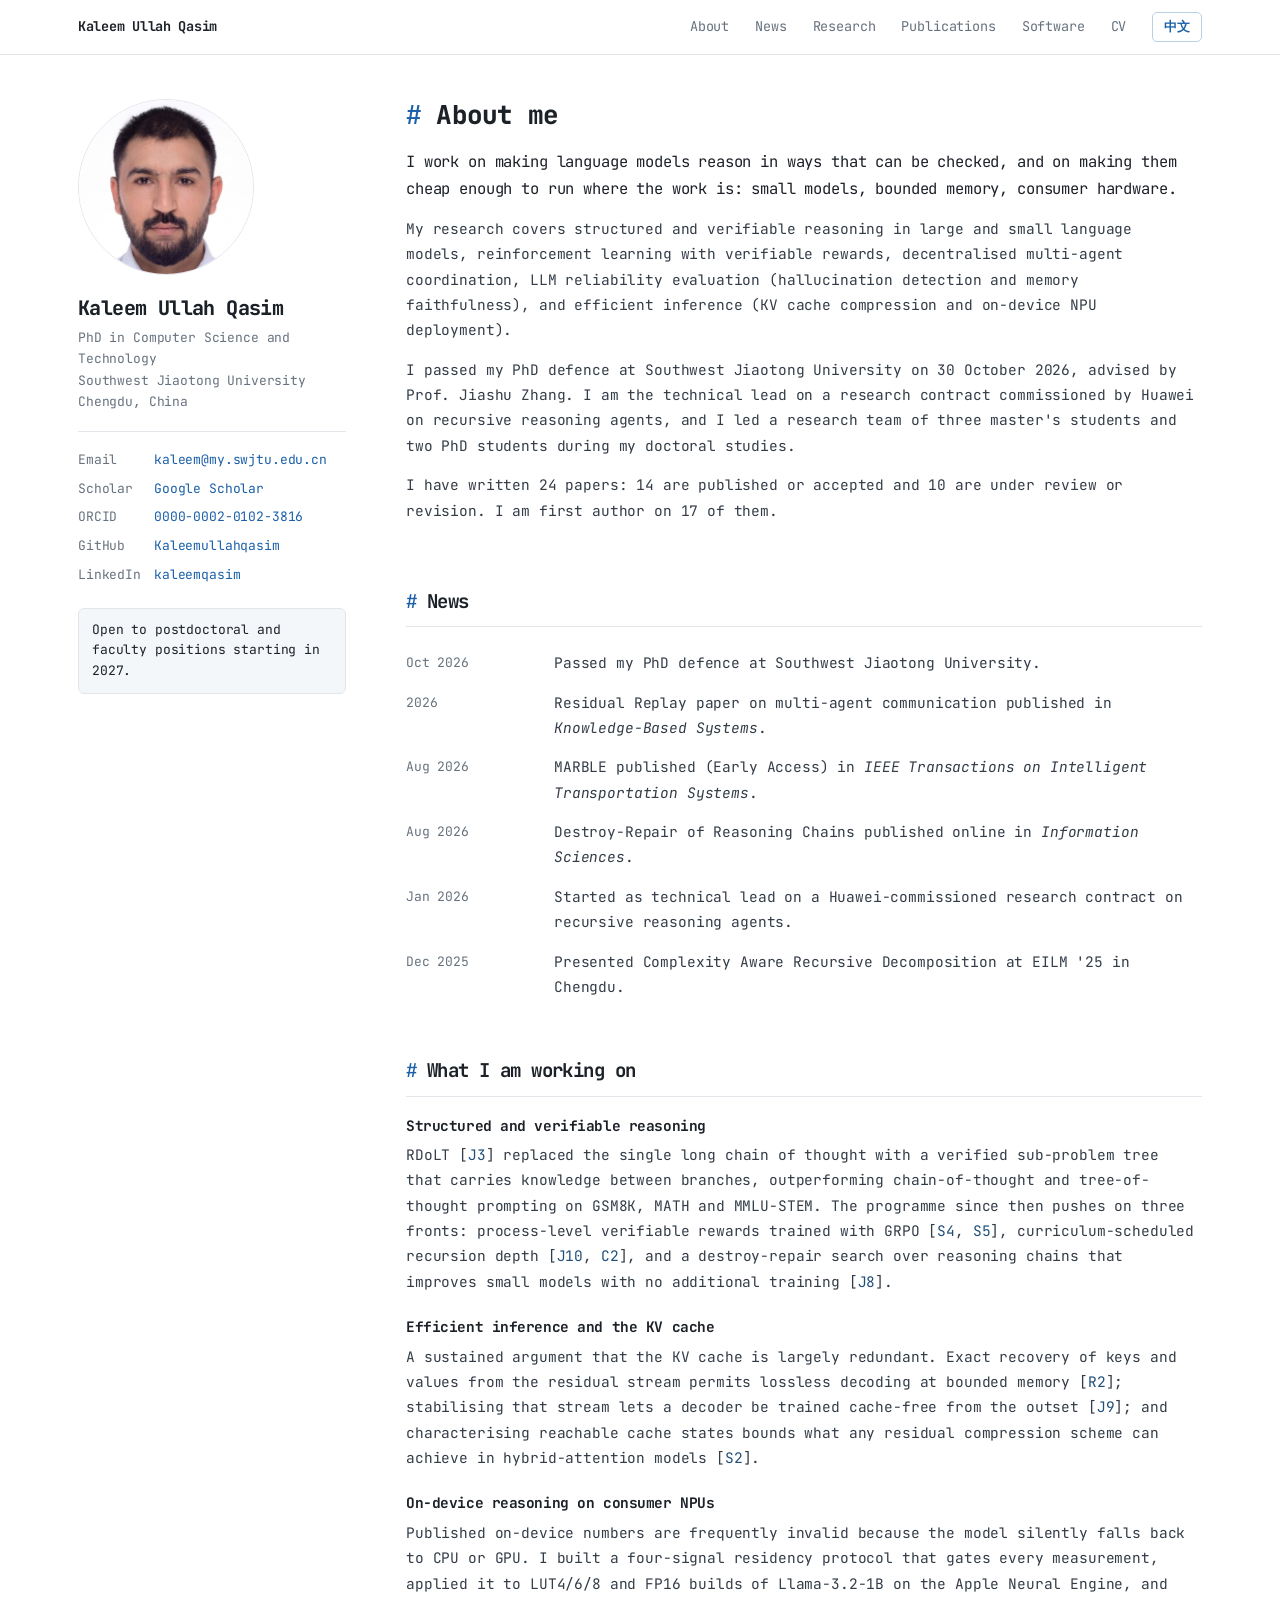
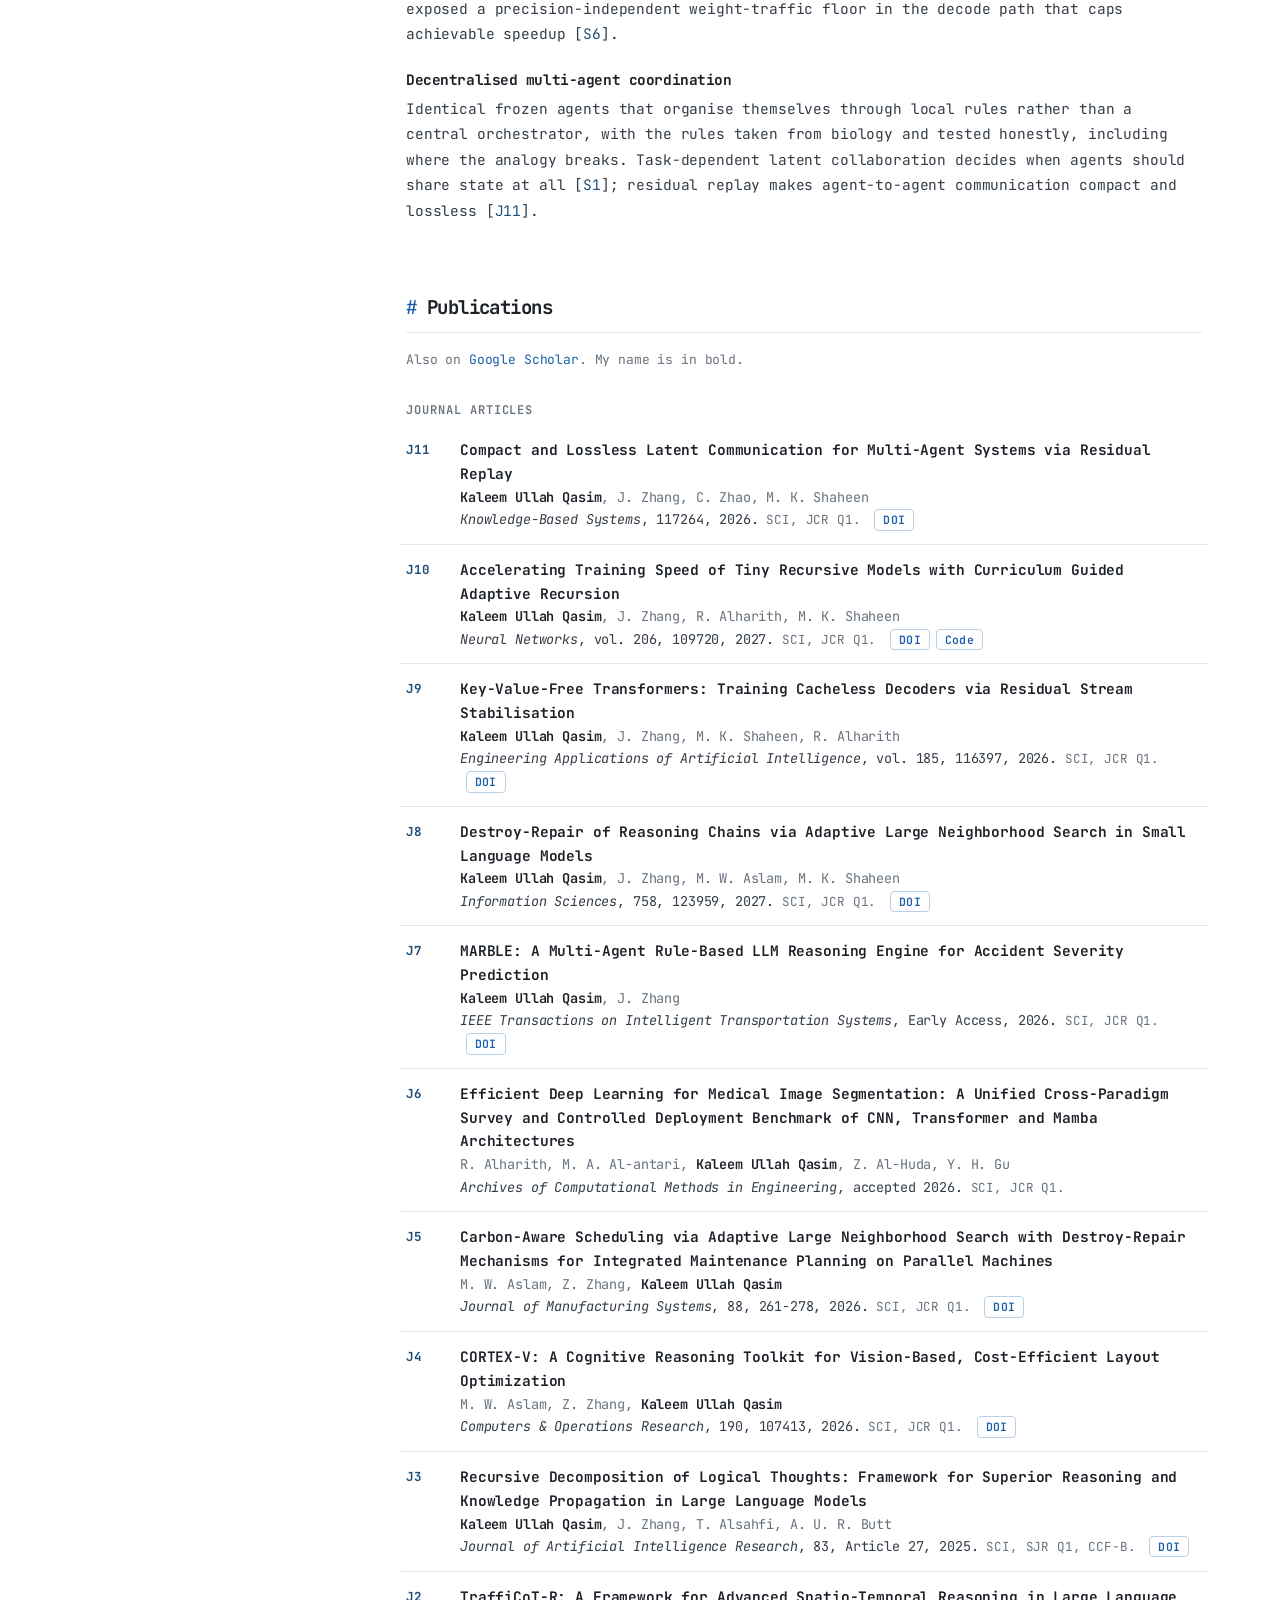
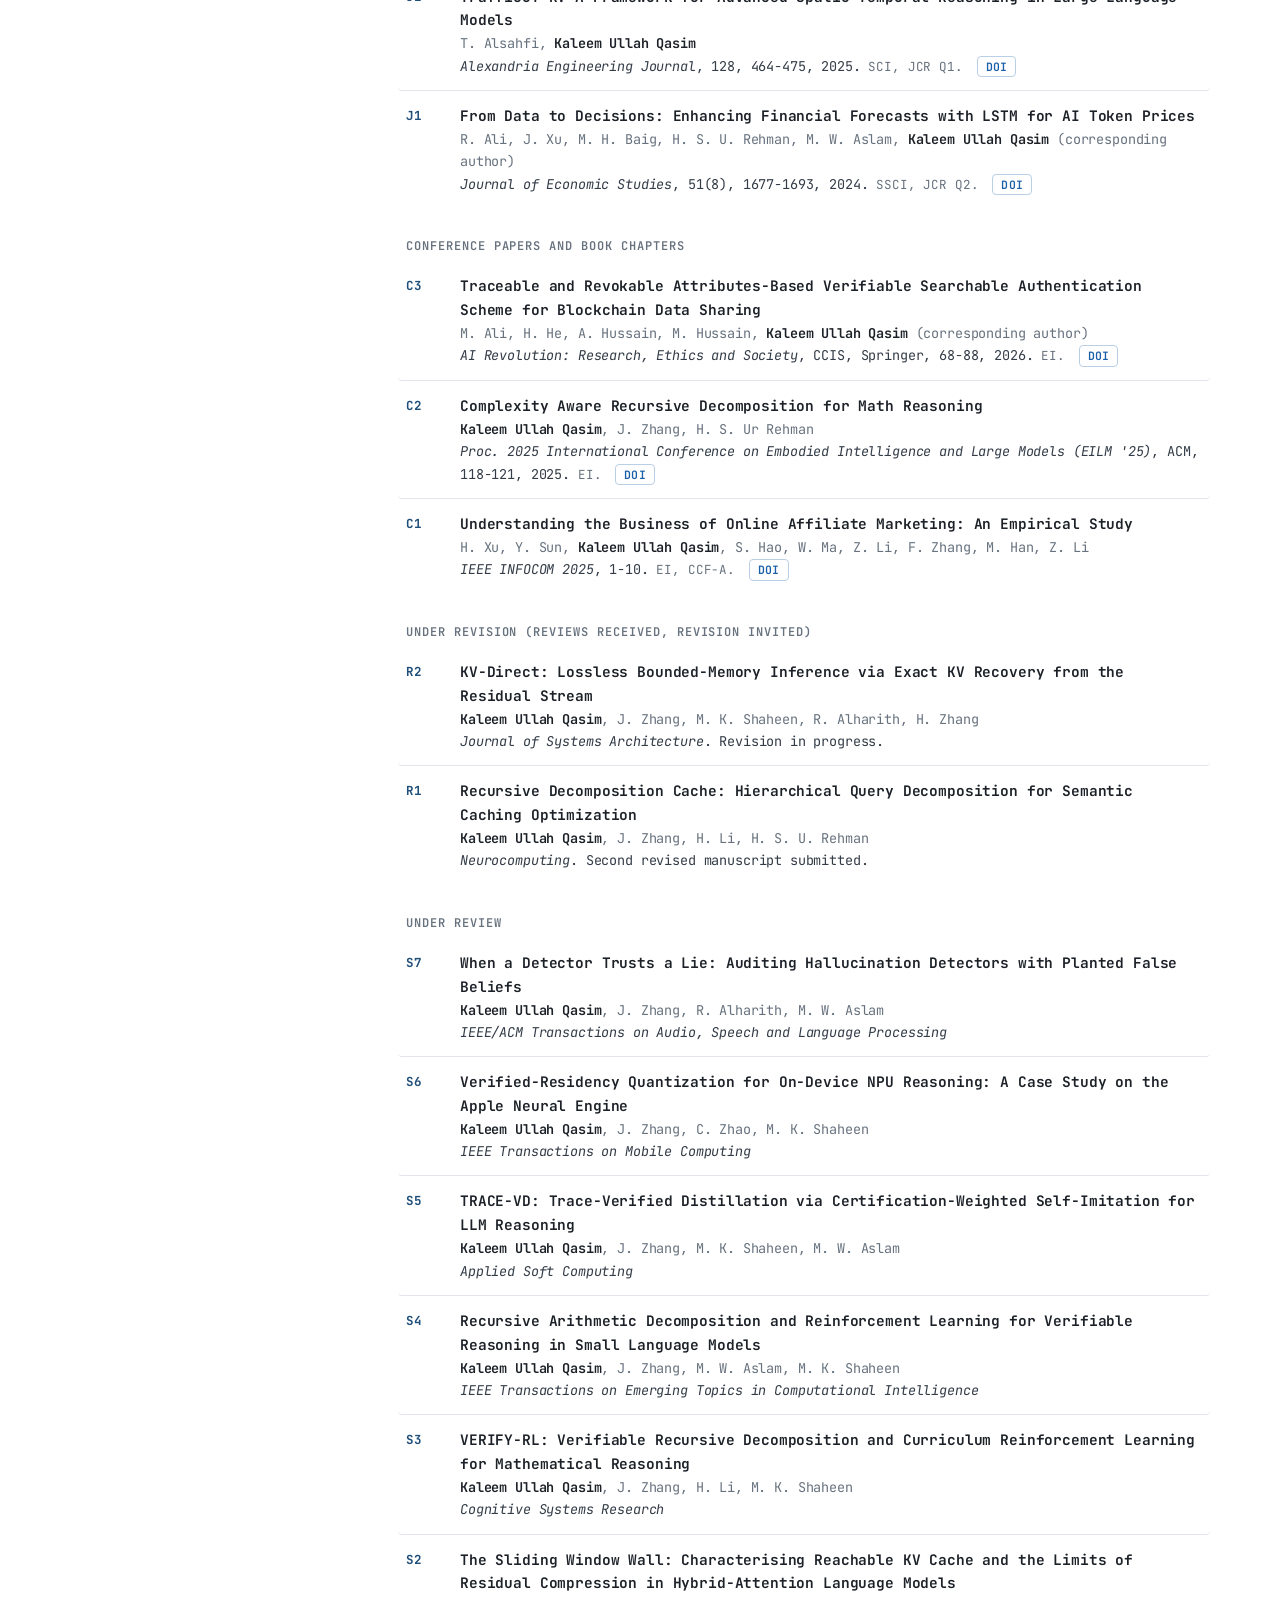
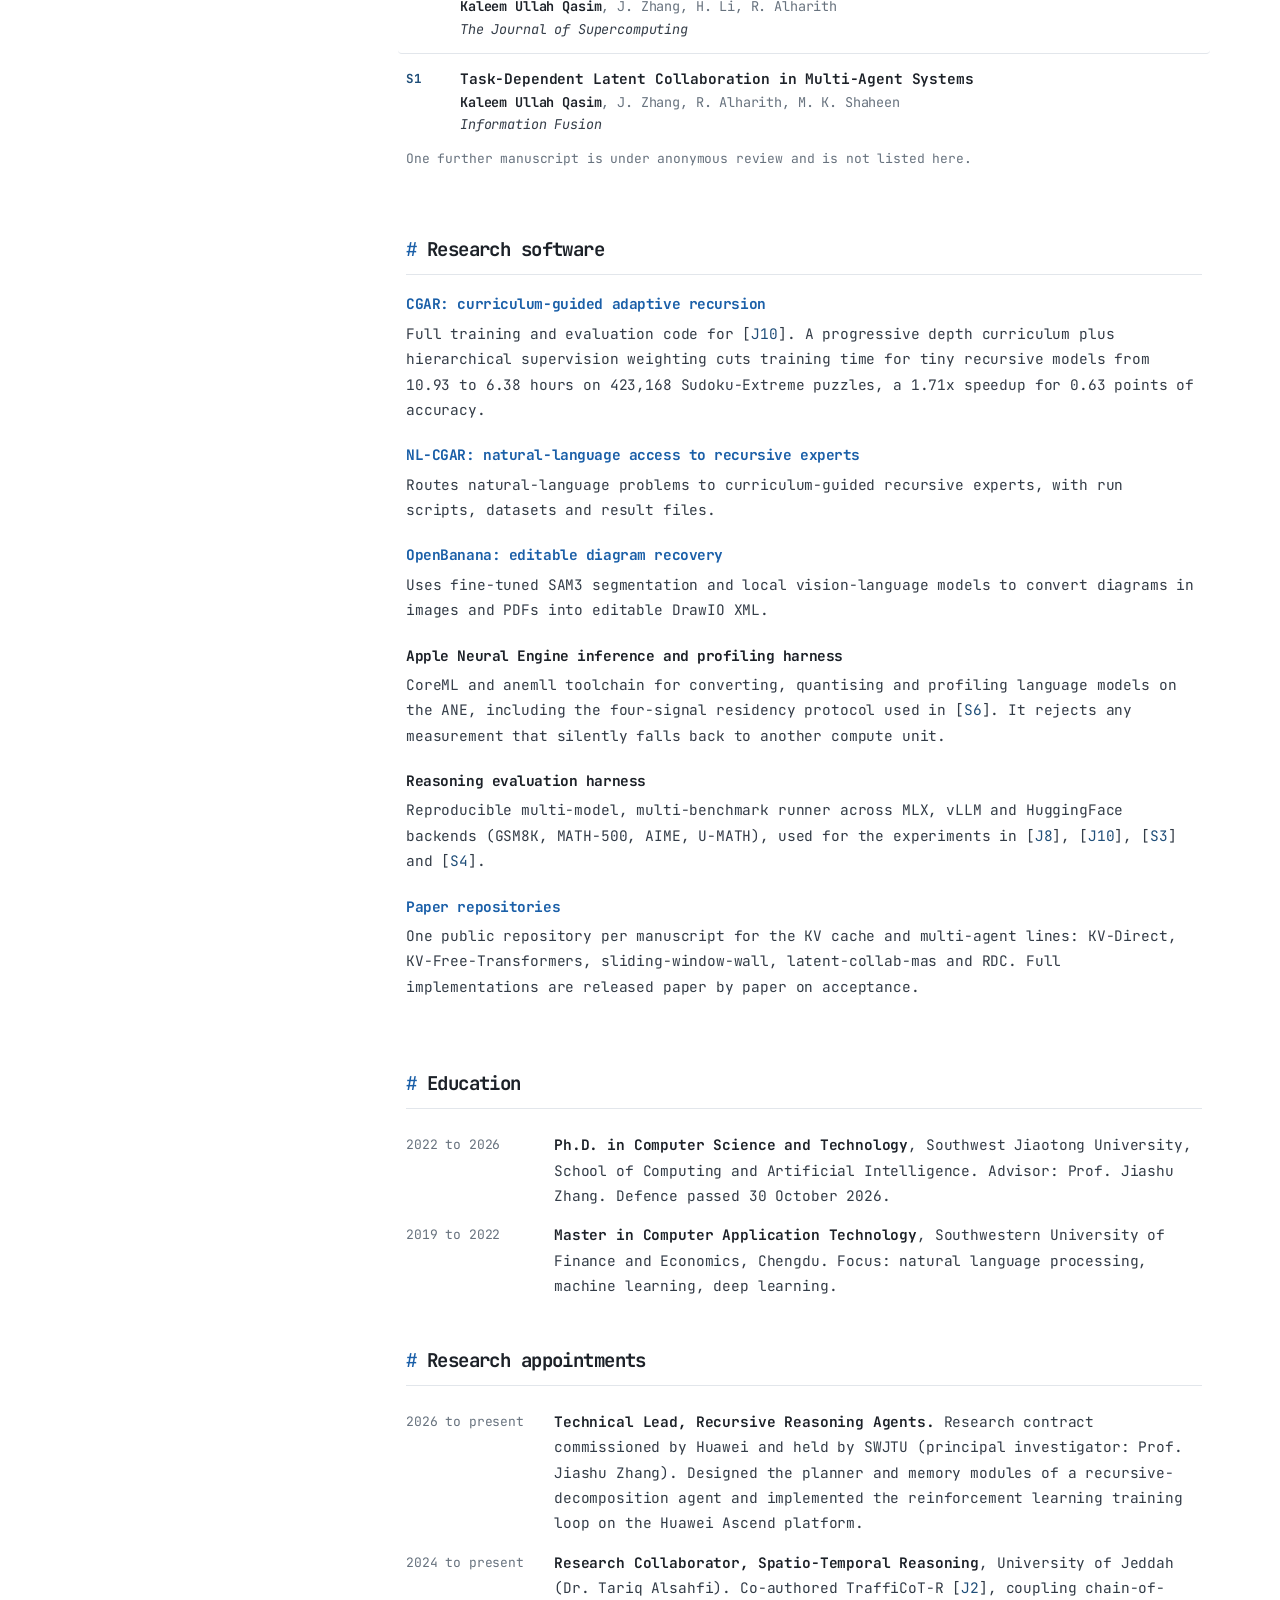
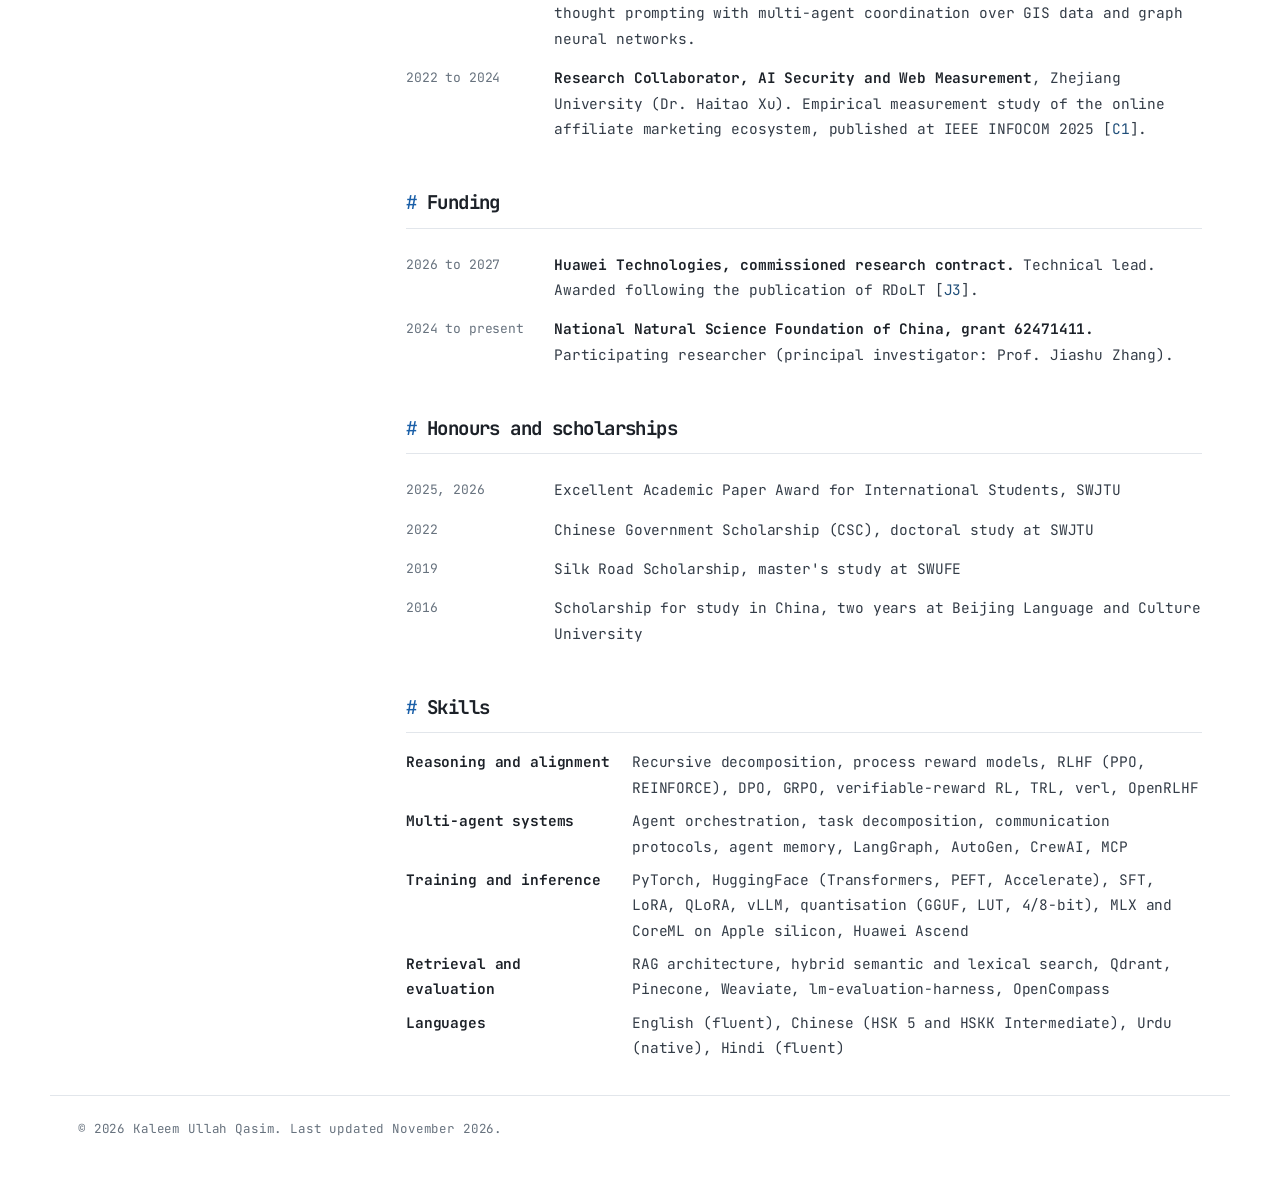
<file: index.html>
<!doctype html>
<html lang="en">
<head>
<meta charset="utf-8">
<meta name="viewport" content="width=device-width, initial-scale=1">
<title>Kaleem Ullah Qasim | AI Researcher: LLM Reasoning, Multi-Agent Systems, Efficient Inference</title>
<meta name="description" content="Kaleem Ullah Qasim is an AI researcher (PhD, Southwest Jiaotong University) working on LLM reasoning, multi-agent coordination, KV cache compression and on-device NPU inference. Publications, code and CV.">
<meta name="author" content="Kaleem Ullah Qasim">
<meta name="robots" content="index, follow, max-image-preview:large">
<meta name="theme-color" content="#1f4e79">
<link rel="canonical" href="https://kaleemullahqasim.github.io/">
<link rel="alternate" hreflang="en" href="https://kaleemullahqasim.github.io/">
<link rel="alternate" hreflang="zh-CN" href="https://kaleemullahqasim.github.io/zh/">
<link rel="alternate" hreflang="x-default" href="https://kaleemullahqasim.github.io/">
<meta property="og:type" content="profile">
<meta property="og:site_name" content="Kaleem Ullah Qasim">
<meta property="og:title" content="Kaleem Ullah Qasim | AI Researcher: LLM Reasoning, Multi-Agent Systems, Efficient Inference">
<meta property="og:description" content="Kaleem Ullah Qasim is an AI researcher (PhD, Southwest Jiaotong University) working on LLM reasoning, multi-agent coordination, KV cache compression and on-device NPU inference. Publications, code and CV.">
<meta property="og:url" content="https://kaleemullahqasim.github.io/">
<meta property="og:image" content="https://kaleemullahqasim.github.io/photo.jpg">
<meta property="og:locale" content="en_US">
<meta property="og:locale:alternate" content="zh_CN">
<meta property="profile:first_name" content="Kaleem Ullah">
<meta property="profile:last_name" content="Qasim">
<meta name="twitter:card" content="summary">
<meta name="twitter:title" content="Kaleem Ullah Qasim | AI Researcher: LLM Reasoning, Multi-Agent Systems, Efficient Inference">
<meta name="twitter:description" content="Kaleem Ullah Qasim is an AI researcher (PhD, Southwest Jiaotong University) working on LLM reasoning, multi-agent coordination, KV cache compression and on-device NPU inference. Publications, code and CV.">
<meta name="twitter:image" content="https://kaleemullahqasim.github.io/photo.jpg">
<link rel="icon" href="favicon.svg" type="image/svg+xml">
<link rel="preload" href="fonts/jetbrains-mono-latin-wght-normal.woff2" as="font" type="font/woff2" crossorigin>
<link rel="stylesheet" href="style.css">
<script type="application/ld+json">
{"@context": "https://schema.org", "@type": "ProfilePage", "inLanguage": "en", "url": "https://kaleemullahqasim.github.io/", "mainEntity": {"@type": "Person", "name": "Kaleem Ullah Qasim", "alternateName": ["Kaleem Qasim", "K. U. Qasim"], "url": "https://kaleemullahqasim.github.io/", "image": "https://kaleemullahqasim.github.io/photo.jpg", "jobTitle": "AI Researcher, PhD in Computer Science and Technology", "description": "Researcher in LLM reasoning, multi-agent coordination, KV cache compression and on-device NPU inference.", "affiliation": {"@type": "CollegeOrUniversity", "name": "Southwest Jiaotong University", "alternateName": "西南交通大学", "url": "https://www.swjtu.edu.cn/"}, "alumniOf": [{"@type": "CollegeOrUniversity", "name": "Southwest Jiaotong University"}, {"@type": "CollegeOrUniversity", "name": "Southwestern University of Finance and Economics"}], "address": {"@type": "PostalAddress", "addressLocality": "Chengdu", "addressCountry": "CN"}, "email": "mailto:kaleem@my.swjtu.edu.cn", "knowsAbout": ["Large language models", "LLM reasoning", "Small language models", "Recursive decomposition", "Reinforcement learning with verifiable rewards", "Multi-agent systems", "KV cache compression", "Efficient inference", "On-device NPU inference", "Hallucination detection"], "knowsLanguage": ["en", "zh", "ur", "hi"], "sameAs": ["https://scholar.google.com/citations?user=MIH9DcUAAAAJ", "https://orcid.org/0000-0002-0102-3816", "https://github.com/Kaleemullahqasim", "https://linkedin.com/in/kaleemqasim"]}}
</script>
</head>
<body id="top">

<nav>
  <div class="inner">
    <a class="brand" href="#top">Kaleem Ullah Qasim</a>
    <a href="#about">About</a>
    <a href="#news">News</a>
    <a href="#research">Research</a>
    <a href="#publications">Publications</a>
    <a href="#software">Software</a>
    <a href="#cv">CV</a>
    <a class="lang" href="zh/" hreflang="zh-CN" lang="zh-CN" title="切换到中文版">中文</a>
  </div>
</nav>

<div class="page">

<aside>
  <img src="photo.jpg" alt="Portrait of Kaleem Ullah Qasim" width="190" height="190">
  <h1 class="name">Kaleem Ullah Qasim</h1>
  <p class="role">PhD in Computer Science and Technology<br>Southwest Jiaotong University<br>Chengdu, China</p>
  <ul>
    <li><span>Email</span><a href="mailto:kaleem@my.swjtu.edu.cn">kaleem@my.swjtu.edu.cn</a></li>
    <li><span>Scholar</span><a href="https://scholar.google.com/citations?user=MIH9DcUAAAAJ">Google Scholar</a></li>
    <li><span>ORCID</span><a href="https://orcid.org/0000-0002-0102-3816">0000-0002-0102-3816</a></li>
    <li><span>GitHub</span><a href="https://github.com/Kaleemullahqasim">Kaleemullahqasim</a></li>
    <li><span>LinkedIn</span><a href="https://linkedin.com/in/kaleemqasim">kaleemqasim</a></li>
  </ul>
  <p class="open">Open to postdoctoral and faculty positions starting in 2027.</p>
</aside>

<main>

<section id="about">
  <h2 class="top">About me</h2>
  <p class="lead">I work on making language models reason in ways that can be checked, and on making them cheap enough to run where the work is: small models, bounded memory, consumer hardware.</p>
  <p>My research covers structured and verifiable reasoning in large and small language models, reinforcement learning with verifiable rewards, decentralised multi-agent coordination, LLM reliability evaluation (hallucination detection and memory faithfulness), and efficient inference (KV cache compression and on-device NPU deployment).</p>
  <p>I passed my PhD defence at Southwest Jiaotong University on 30 October 2026, advised by Prof. Jiashu Zhang. I am the technical lead on a research contract commissioned by Huawei on recursive reasoning agents, and I led a research team of three master's students and two PhD students during my doctoral studies.</p>
  <p>I have written 24 papers: 14 are published or accepted and 10 are under review or revision. I am first author on 17 of them.</p>
</section>

<section id="news">
  <h2>News</h2>
  <ul class="rows">
    <li><span class="when">Oct 2026</span><span>Passed my PhD defence at Southwest Jiaotong University.</span></li>
    <li><span class="when">2026</span><span>Residual Replay paper on multi-agent communication published in <i>Knowledge-Based Systems</i>.</span></li>
    <li><span class="when">Aug 2026</span><span>MARBLE published (Early Access) in <i>IEEE Transactions on Intelligent Transportation Systems</i>.</span></li>
    <li><span class="when">Aug 2026</span><span>Destroy-Repair of Reasoning Chains published online in <i>Information Sciences</i>.</span></li>
    <li><span class="when">Jan 2026</span><span>Started as technical lead on a Huawei-commissioned research contract on recursive reasoning agents.</span></li>
    <li><span class="when">Dec 2025</span><span>Presented Complexity Aware Recursive Decomposition at EILM '25 in Chengdu.</span></li>
  </ul>
</section>

<section id="research">
  <h2>What I am working on</h2>
  <div class="block">
    <h3>Structured and verifiable reasoning</h3>
    <p>RDoLT [<a class="ref" href="#J3">J3</a>] replaced the single long chain of thought with a verified sub-problem tree that carries knowledge between branches, outperforming chain-of-thought and tree-of-thought prompting on GSM8K, MATH and MMLU-STEM. The programme since then pushes on three fronts: process-level verifiable rewards trained with GRPO [<a class="ref" href="#S4">S4</a>, <a class="ref" href="#S5">S5</a>], curriculum-scheduled recursion depth [<a class="ref" href="#J10">J10</a>, <a class="ref" href="#C2">C2</a>], and a destroy-repair search over reasoning chains that improves small models with no additional training [<a class="ref" href="#J8">J8</a>].</p>
  </div>
  <div class="block">
    <h3>Efficient inference and the KV cache</h3>
    <p>A sustained argument that the KV cache is largely redundant. Exact recovery of keys and values from the residual stream permits lossless decoding at bounded memory [<a class="ref" href="#R2">R2</a>]; stabilising that stream lets a decoder be trained cache-free from the outset [<a class="ref" href="#J9">J9</a>]; and characterising reachable cache states bounds what any residual compression scheme can achieve in hybrid-attention models [<a class="ref" href="#S2">S2</a>].</p>
  </div>
  <div class="block">
    <h3>On-device reasoning on consumer NPUs</h3>
    <p>Published on-device numbers are frequently invalid because the model silently falls back to CPU or GPU. I built a four-signal residency protocol that gates every measurement, applied it to LUT4/6/8 and FP16 builds of Llama-3.2-1B on the Apple Neural Engine, and exposed a precision-independent weight-traffic floor in the decode path that caps achievable speedup [<a class="ref" href="#S6">S6</a>].</p>
  </div>
  <div class="block">
    <h3>Decentralised multi-agent coordination</h3>
    <p>Identical frozen agents that organise themselves through local rules rather than a central orchestrator, with the rules taken from biology and tested honestly, including where the analogy breaks. Task-dependent latent collaboration decides when agents should share state at all [<a class="ref" href="#S1">S1</a>]; residual replay makes agent-to-agent communication compact and lossless [<a class="ref" href="#J11">J11</a>].</p>
  </div>
</section>

<section id="publications">
  <h2>Publications</h2>
  <p class="note">Also on <a href="https://scholar.google.com/citations?user=MIH9DcUAAAAJ">Google Scholar</a>. My name is in bold.</p>

  <h4>Journal articles</h4>
  <ol class="pubs">
    <li id="J11"><span class="tag">J11</span><div>
      <span class="title">Compact and Lossless Latent Communication for Multi-Agent Systems via Residual Replay</span>
      <span class="authors"><b>Kaleem Ullah Qasim</b>, J. Zhang, C. Zhao, M. K. Shaheen</span>
      <span class="venue"><i>Knowledge-Based Systems</i>, 117264, 2026. <span class="rank">SCI, JCR Q1.</span> <a class="btn" href="https://doi.org/10.1016/j.knosys.2026.117264">DOI</a></span>
    </div></li>
    <li id="J10"><span class="tag">J10</span><div>
      <span class="title">Accelerating Training Speed of Tiny Recursive Models with Curriculum Guided Adaptive Recursion</span>
      <span class="authors"><b>Kaleem Ullah Qasim</b>, J. Zhang, R. Alharith, M. K. Shaheen</span>
      <span class="venue"><i>Neural Networks</i>, vol. 206, 109720, 2027. <span class="rank">SCI, JCR Q1.</span> <a class="btn" href="https://doi.org/10.1016/j.neunet.2026.109720">DOI</a><a class="btn" href="https://github.com/Kaleemullahqasim/CGAR">Code</a></span>
    </div></li>
    <li id="J9"><span class="tag">J9</span><div>
      <span class="title">Key-Value-Free Transformers: Training Cacheless Decoders via Residual Stream Stabilisation</span>
      <span class="authors"><b>Kaleem Ullah Qasim</b>, J. Zhang, M. K. Shaheen, R. Alharith</span>
      <span class="venue"><i>Engineering Applications of Artificial Intelligence</i>, vol. 185, 116397, 2026. <span class="rank">SCI, JCR Q1.</span> <a class="btn" href="https://doi.org/10.1016/j.engappai.2026.116397">DOI</a></span>
    </div></li>
    <li id="J8"><span class="tag">J8</span><div>
      <span class="title">Destroy-Repair of Reasoning Chains via Adaptive Large Neighborhood Search in Small Language Models</span>
      <span class="authors"><b>Kaleem Ullah Qasim</b>, J. Zhang, M. W. Aslam, M. K. Shaheen</span>
      <span class="venue"><i>Information Sciences</i>, 758, 123959, 2027. <span class="rank">SCI, JCR Q1.</span> <a class="btn" href="https://doi.org/10.1016/j.ins.2026.123959">DOI</a></span>
    </div></li>
    <li id="J7"><span class="tag">J7</span><div>
      <span class="title">MARBLE: A Multi-Agent Rule-Based LLM Reasoning Engine for Accident Severity Prediction</span>
      <span class="authors"><b>Kaleem Ullah Qasim</b>, J. Zhang</span>
      <span class="venue"><i>IEEE Transactions on Intelligent Transportation Systems</i>, Early Access, 2026. <span class="rank">SCI, JCR Q1.</span> <a class="btn" href="https://doi.org/10.1109/TITS.2026.3715630">DOI</a></span>
    </div></li>
    <li id="J6"><span class="tag">J6</span><div>
      <span class="title">Efficient Deep Learning for Medical Image Segmentation: A Unified Cross-Paradigm Survey and Controlled Deployment Benchmark of CNN, Transformer and Mamba Architectures</span>
      <span class="authors">R. Alharith, M. A. Al-antari, <b>Kaleem Ullah Qasim</b>, Z. Al-Huda, Y. H. Gu</span>
      <span class="venue"><i>Archives of Computational Methods in Engineering</i>, accepted 2026. <span class="rank">SCI, JCR Q1.</span></span>
    </div></li>
    <li id="J5"><span class="tag">J5</span><div>
      <span class="title">Carbon-Aware Scheduling via Adaptive Large Neighborhood Search with Destroy-Repair Mechanisms for Integrated Maintenance Planning on Parallel Machines</span>
      <span class="authors">M. W. Aslam, Z. Zhang, <b>Kaleem Ullah Qasim</b></span>
      <span class="venue"><i>Journal of Manufacturing Systems</i>, 88, 261-278, 2026. <span class="rank">SCI, JCR Q1.</span> <a class="btn" href="https://doi.org/10.1016/j.jmsy.2026.06.006">DOI</a></span>
    </div></li>
    <li id="J4"><span class="tag">J4</span><div>
      <span class="title">CORTEX-V: A Cognitive Reasoning Toolkit for Vision-Based, Cost-Efficient Layout Optimization</span>
      <span class="authors">M. W. Aslam, Z. Zhang, <b>Kaleem Ullah Qasim</b></span>
      <span class="venue"><i>Computers &amp; Operations Research</i>, 190, 107413, 2026. <span class="rank">SCI, JCR Q1.</span> <a class="btn" href="https://doi.org/10.1016/j.cor.2026.107413">DOI</a></span>
    </div></li>
    <li id="J3"><span class="tag">J3</span><div>
      <span class="title">Recursive Decomposition of Logical Thoughts: Framework for Superior Reasoning and Knowledge Propagation in Large Language Models</span>
      <span class="authors"><b>Kaleem Ullah Qasim</b>, J. Zhang, T. Alsahfi, A. U. R. Butt</span>
      <span class="venue"><i>Journal of Artificial Intelligence Research</i>, 83, Article 27, 2025. <span class="rank">SCI, SJR Q1, CCF-B.</span> <a class="btn" href="https://doi.org/10.1613/jair.1.18562">DOI</a></span>
    </div></li>
    <li id="J2"><span class="tag">J2</span><div>
      <span class="title">TraffiCoT-R: A Framework for Advanced Spatio-Temporal Reasoning in Large Language Models</span>
      <span class="authors">T. Alsahfi, <b>Kaleem Ullah Qasim</b></span>
      <span class="venue"><i>Alexandria Engineering Journal</i>, 128, 464-475, 2025. <span class="rank">SCI, JCR Q1.</span> <a class="btn" href="https://doi.org/10.1016/j.aej.2025.05.027">DOI</a></span>
    </div></li>
    <li id="J1"><span class="tag">J1</span><div>
      <span class="title">From Data to Decisions: Enhancing Financial Forecasts with LSTM for AI Token Prices</span>
      <span class="authors">R. Ali, J. Xu, M. H. Baig, H. S. U. Rehman, M. W. Aslam, <b>Kaleem Ullah Qasim</b> (corresponding author)</span>
      <span class="venue"><i>Journal of Economic Studies</i>, 51(8), 1677-1693, 2024. <span class="rank">SSCI, JCR Q2.</span> <a class="btn" href="https://doi.org/10.1108/JES-01-2024-0022">DOI</a></span>
    </div></li>
  </ol>

  <h4>Conference papers and book chapters</h4>
  <ol class="pubs">
    <li id="C3"><span class="tag">C3</span><div>
      <span class="title">Traceable and Revokable Attributes-Based Verifiable Searchable Authentication Scheme for Blockchain Data Sharing</span>
      <span class="authors">M. Ali, H. He, A. Hussain, M. Hussain, <b>Kaleem Ullah Qasim</b> (corresponding author)</span>
      <span class="venue"><i>AI Revolution: Research, Ethics and Society</i>, CCIS, Springer, 68-88, 2026. <span class="rank">EI.</span> <a class="btn" href="https://doi.org/10.1007/978-3-032-12930-7_6">DOI</a></span>
    </div></li>
    <li id="C2"><span class="tag">C2</span><div>
      <span class="title">Complexity Aware Recursive Decomposition for Math Reasoning</span>
      <span class="authors"><b>Kaleem Ullah Qasim</b>, J. Zhang, H. S. Ur Rehman</span>
      <span class="venue"><i>Proc. 2025 International Conference on Embodied Intelligence and Large Models (EILM '25)</i>, ACM, 118-121, 2025. <span class="rank">EI.</span> <a class="btn" href="https://doi.org/10.1145/3788731.3788750">DOI</a></span>
    </div></li>
    <li id="C1"><span class="tag">C1</span><div>
      <span class="title">Understanding the Business of Online Affiliate Marketing: An Empirical Study</span>
      <span class="authors">H. Xu, Y. Sun, <b>Kaleem Ullah Qasim</b>, S. Hao, W. Ma, Z. Li, F. Zhang, M. Han, Z. Li</span>
      <span class="venue"><i>IEEE INFOCOM 2025</i>, 1-10. <span class="rank">EI, CCF-A.</span> <a class="btn" href="https://doi.org/10.1109/INFOCOM55648.2025.11044696">DOI</a></span>
    </div></li>
  </ol>

  <h4>Under revision (reviews received, revision invited)</h4>
  <ol class="pubs">
    <li id="R2"><span class="tag">R2</span><div>
      <span class="title">KV-Direct: Lossless Bounded-Memory Inference via Exact KV Recovery from the Residual Stream</span>
      <span class="authors"><b>Kaleem Ullah Qasim</b>, J. Zhang, M. K. Shaheen, R. Alharith, H. Zhang</span>
      <span class="venue"><i>Journal of Systems Architecture</i>. Revision in progress.</span>
    </div></li>
    <li id="R1"><span class="tag">R1</span><div>
      <span class="title">Recursive Decomposition Cache: Hierarchical Query Decomposition for Semantic Caching Optimization</span>
      <span class="authors"><b>Kaleem Ullah Qasim</b>, J. Zhang, H. Li, H. S. U. Rehman</span>
      <span class="venue"><i>Neurocomputing</i>. Second revised manuscript submitted.</span>
    </div></li>
  </ol>

  <h4>Under review</h4>
  <ol class="pubs">
    <li id="S7"><span class="tag">S7</span><div>
      <span class="title">When a Detector Trusts a Lie: Auditing Hallucination Detectors with Planted False Beliefs</span>
      <span class="authors"><b>Kaleem Ullah Qasim</b>, J. Zhang, R. Alharith, M. W. Aslam</span>
      <span class="venue"><i>IEEE/ACM Transactions on Audio, Speech and Language Processing</i></span>
    </div></li>
    <li id="S6"><span class="tag">S6</span><div>
      <span class="title">Verified-Residency Quantization for On-Device NPU Reasoning: A Case Study on the Apple Neural Engine</span>
      <span class="authors"><b>Kaleem Ullah Qasim</b>, J. Zhang, C. Zhao, M. K. Shaheen</span>
      <span class="venue"><i>IEEE Transactions on Mobile Computing</i></span>
    </div></li>
    <li id="S5"><span class="tag">S5</span><div>
      <span class="title">TRACE-VD: Trace-Verified Distillation via Certification-Weighted Self-Imitation for LLM Reasoning</span>
      <span class="authors"><b>Kaleem Ullah Qasim</b>, J. Zhang, M. K. Shaheen, M. W. Aslam</span>
      <span class="venue"><i>Applied Soft Computing</i></span>
    </div></li>
    <li id="S4"><span class="tag">S4</span><div>
      <span class="title">Recursive Arithmetic Decomposition and Reinforcement Learning for Verifiable Reasoning in Small Language Models</span>
      <span class="authors"><b>Kaleem Ullah Qasim</b>, J. Zhang, M. W. Aslam, M. K. Shaheen</span>
      <span class="venue"><i>IEEE Transactions on Emerging Topics in Computational Intelligence</i></span>
    </div></li>
    <li id="S3"><span class="tag">S3</span><div>
      <span class="title">VERIFY-RL: Verifiable Recursive Decomposition and Curriculum Reinforcement Learning for Mathematical Reasoning</span>
      <span class="authors"><b>Kaleem Ullah Qasim</b>, J. Zhang, H. Li, M. K. Shaheen</span>
      <span class="venue"><i>Cognitive Systems Research</i></span>
    </div></li>
    <li id="S2"><span class="tag">S2</span><div>
      <span class="title">The Sliding Window Wall: Characterising Reachable KV Cache and the Limits of Residual Compression in Hybrid-Attention Language Models</span>
      <span class="authors"><b>Kaleem Ullah Qasim</b>, J. Zhang, H. Li, R. Alharith</span>
      <span class="venue"><i>The Journal of Supercomputing</i></span>
    </div></li>
    <li id="S1"><span class="tag">S1</span><div>
      <span class="title">Task-Dependent Latent Collaboration in Multi-Agent Systems</span>
      <span class="authors"><b>Kaleem Ullah Qasim</b>, J. Zhang, R. Alharith, M. K. Shaheen</span>
      <span class="venue"><i>Information Fusion</i></span>
    </div></li>
  </ol>
  <p class="note">One further manuscript is under anonymous review and is not listed here.</p>
</section>

<section id="software">
  <h2>Research software</h2>
  <div class="block">
    <h3><a href="https://github.com/Kaleemullahqasim/CGAR">CGAR: curriculum-guided adaptive recursion</a></h3>
    <p>Full training and evaluation code for [<a class="ref" href="#J10">J10</a>]. A progressive depth curriculum plus hierarchical supervision weighting cuts training time for tiny recursive models from 10.93 to 6.38 hours on 423,168 Sudoku-Extreme puzzles, a 1.71x speedup for 0.63 points of accuracy.</p>
  </div>
  <div class="block">
    <h3><a href="https://github.com/Kaleemullahqasim/NL-CGAR">NL-CGAR: natural-language access to recursive experts</a></h3>
    <p>Routes natural-language problems to curriculum-guided recursive experts, with run scripts, datasets and result files.</p>
  </div>
  <div class="block">
    <h3><a href="https://github.com/Kaleemullahqasim/openbanana">OpenBanana: editable diagram recovery</a></h3>
    <p>Uses fine-tuned SAM3 segmentation and local vision-language models to convert diagrams in images and PDFs into editable DrawIO XML.</p>
  </div>
  <div class="block">
    <h3>Apple Neural Engine inference and profiling harness</h3>
    <p>CoreML and anemll toolchain for converting, quantising and profiling language models on the ANE, including the four-signal residency protocol used in [<a class="ref" href="#S6">S6</a>]. It rejects any measurement that silently falls back to another compute unit.</p>
  </div>
  <div class="block">
    <h3>Reasoning evaluation harness</h3>
    <p>Reproducible multi-model, multi-benchmark runner across MLX, vLLM and HuggingFace backends (GSM8K, MATH-500, AIME, U-MATH), used for the experiments in [<a class="ref" href="#J8">J8</a>], [<a class="ref" href="#J10">J10</a>], [<a class="ref" href="#S3">S3</a>] and [<a class="ref" href="#S4">S4</a>].</p>
  </div>
  <div class="block">
    <h3><a href="https://github.com/Kaleemullahqasim">Paper repositories</a></h3>
    <p>One public repository per manuscript for the KV cache and multi-agent lines: KV-Direct, KV-Free-Transformers, sliding-window-wall, latent-collab-mas and RDC. Full implementations are released paper by paper on acceptance.</p>
  </div>
</section>

<section id="cv">
  <h2>Education</h2>
  <ul class="rows">
    <li><span class="when">2022 to 2026</span><span><b>Ph.D. in Computer Science and Technology</b>, Southwest Jiaotong University, School of Computing and Artificial Intelligence. Advisor: Prof. Jiashu Zhang. Defence passed 30 October 2026.</span></li>
    <li><span class="when">2019 to 2022</span><span><b>Master in Computer Application Technology</b>, Southwestern University of Finance and Economics, Chengdu. Focus: natural language processing, machine learning, deep learning.</span></li>
  </ul>

  <h2>Research appointments</h2>
  <ul class="rows">
    <li><span class="when">2026 to present</span><span><b>Technical Lead, Recursive Reasoning Agents.</b> Research contract commissioned by Huawei and held by SWJTU (principal investigator: Prof. Jiashu Zhang). Designed the planner and memory modules of a recursive-decomposition agent and implemented the reinforcement learning training loop on the Huawei Ascend platform.</span></li>
    <li><span class="when">2024 to present</span><span><b>Research Collaborator, Spatio-Temporal Reasoning</b>, University of Jeddah (Dr. Tariq Alsahfi). Co-authored TraffiCoT-R [<a class="ref" href="#J2">J2</a>], coupling chain-of-thought prompting with multi-agent coordination over GIS data and graph neural networks.</span></li>
    <li><span class="when">2022 to 2024</span><span><b>Research Collaborator, AI Security and Web Measurement</b>, Zhejiang University (Dr. Haitao Xu). Empirical measurement study of the online affiliate marketing ecosystem, published at IEEE INFOCOM 2025 [<a class="ref" href="#C1">C1</a>].</span></li>
  </ul>

  <h2>Funding</h2>
  <ul class="rows">
    <li><span class="when">2026 to 2027</span><span><b>Huawei Technologies, commissioned research contract.</b> Technical lead. Awarded following the publication of RDoLT [<a class="ref" href="#J3">J3</a>].</span></li>
    <li><span class="when">2024 to present</span><span><b>National Natural Science Foundation of China, grant 62471411.</b> Participating researcher (principal investigator: Prof. Jiashu Zhang).</span></li>
  </ul>

  <h2>Honours and scholarships</h2>
  <ul class="rows">
    <li><span class="when">2025, 2026</span><span>Excellent Academic Paper Award for International Students, SWJTU</span></li>
    <li><span class="when">2022</span><span>Chinese Government Scholarship (CSC), doctoral study at SWJTU</span></li>
    <li><span class="when">2019</span><span>Silk Road Scholarship, master's study at SWUFE</span></li>
    <li><span class="when">2016</span><span>Scholarship for study in China, two years at Beijing Language and Culture University</span></li>
  </ul>

  <h2>Skills</h2>
  <dl class="skills">
    <dt>Reasoning and alignment</dt><dd>Recursive decomposition, process reward models, RLHF (PPO, REINFORCE), DPO, GRPO, verifiable-reward RL, TRL, verl, OpenRLHF</dd>
    <dt>Multi-agent systems</dt><dd>Agent orchestration, task decomposition, communication protocols, agent memory, LangGraph, AutoGen, CrewAI, MCP</dd>
    <dt>Training and inference</dt><dd>PyTorch, HuggingFace (Transformers, PEFT, Accelerate), SFT, LoRA, QLoRA, vLLM, quantisation (GGUF, LUT, 4/8-bit), MLX and CoreML on Apple silicon, Huawei Ascend</dd>
    <dt>Retrieval and evaluation</dt><dd>RAG architecture, hybrid semantic and lexical search, Qdrant, Pinecone, Weaviate, lm-evaluation-harness, OpenCompass</dd>
    <dt>Languages</dt><dd>English (fluent), Chinese (HSK 5 and HSKK Intermediate), Urdu (native), Hindi (fluent)</dd>
  </dl>
</section>

</main>
</div>

<footer>&copy; 2026 Kaleem Ullah Qasim. Last updated November 2026.</footer>

</body>
</html>
</file>
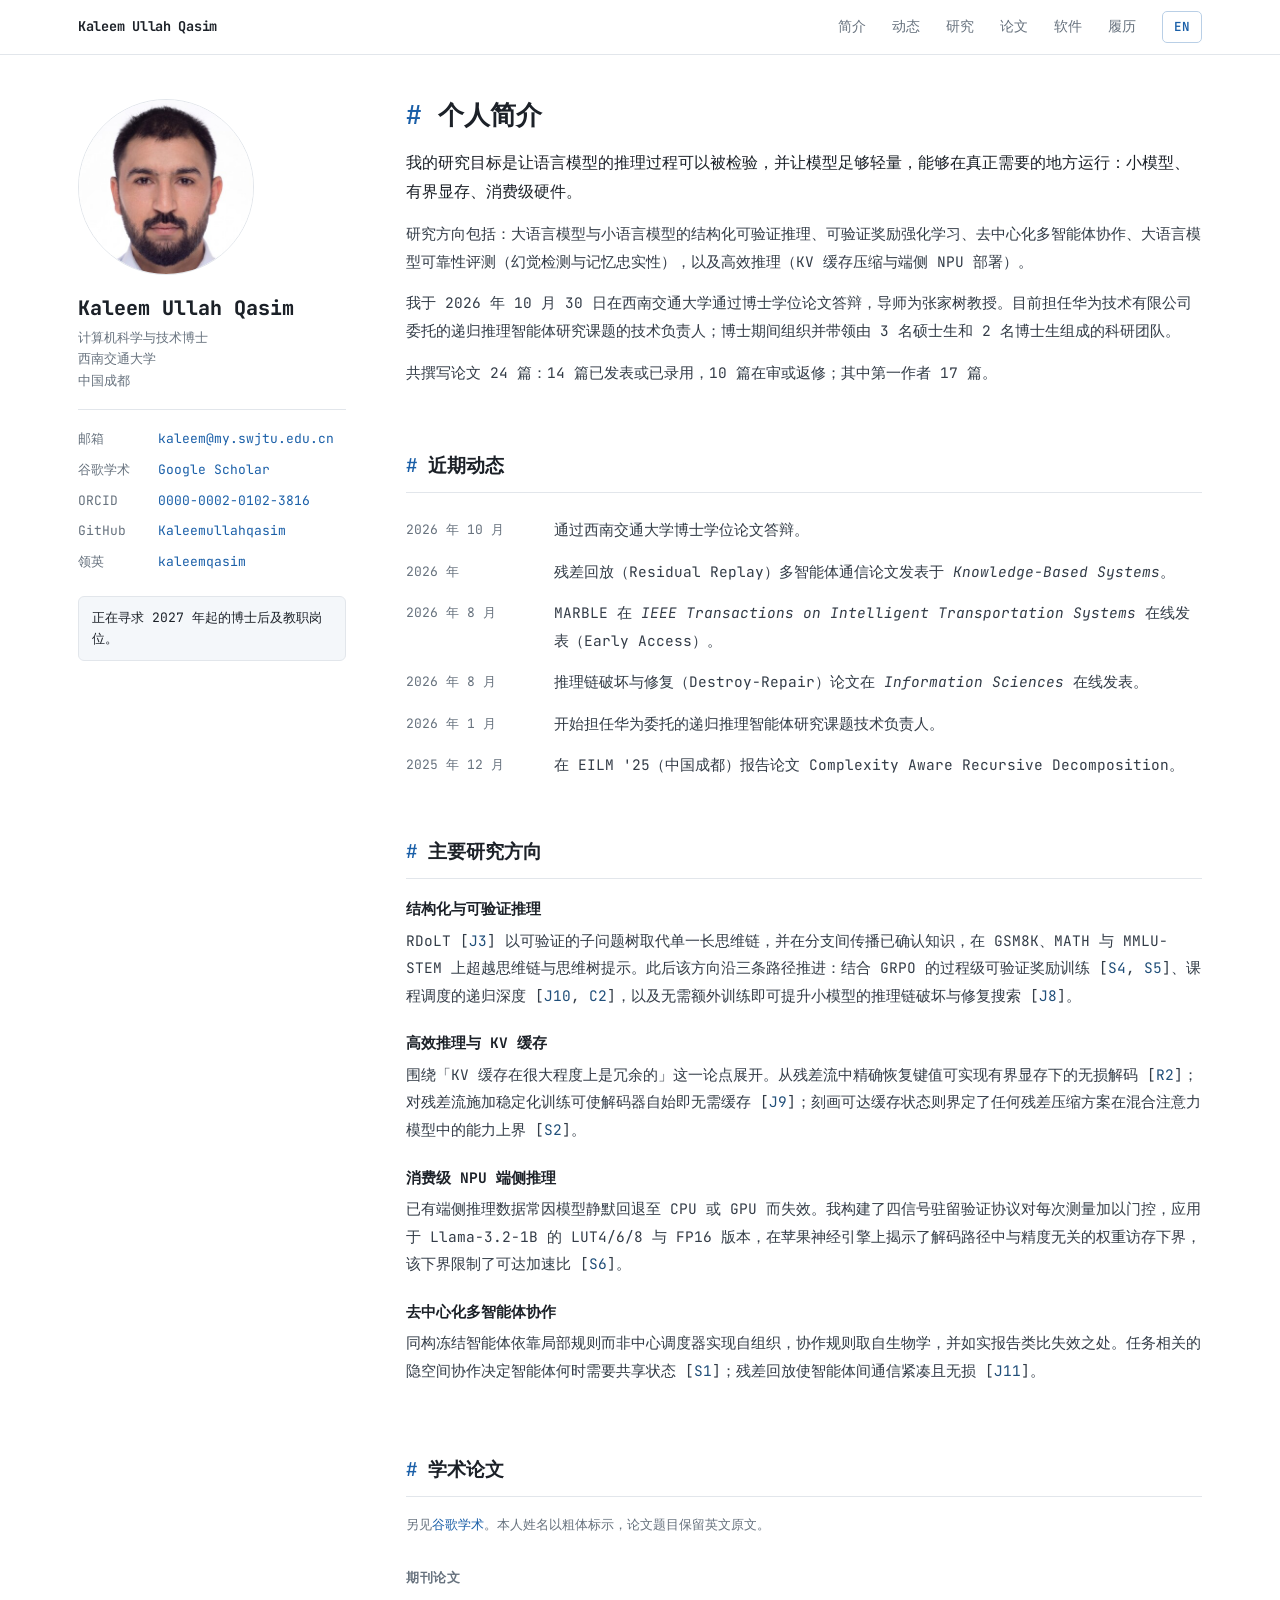
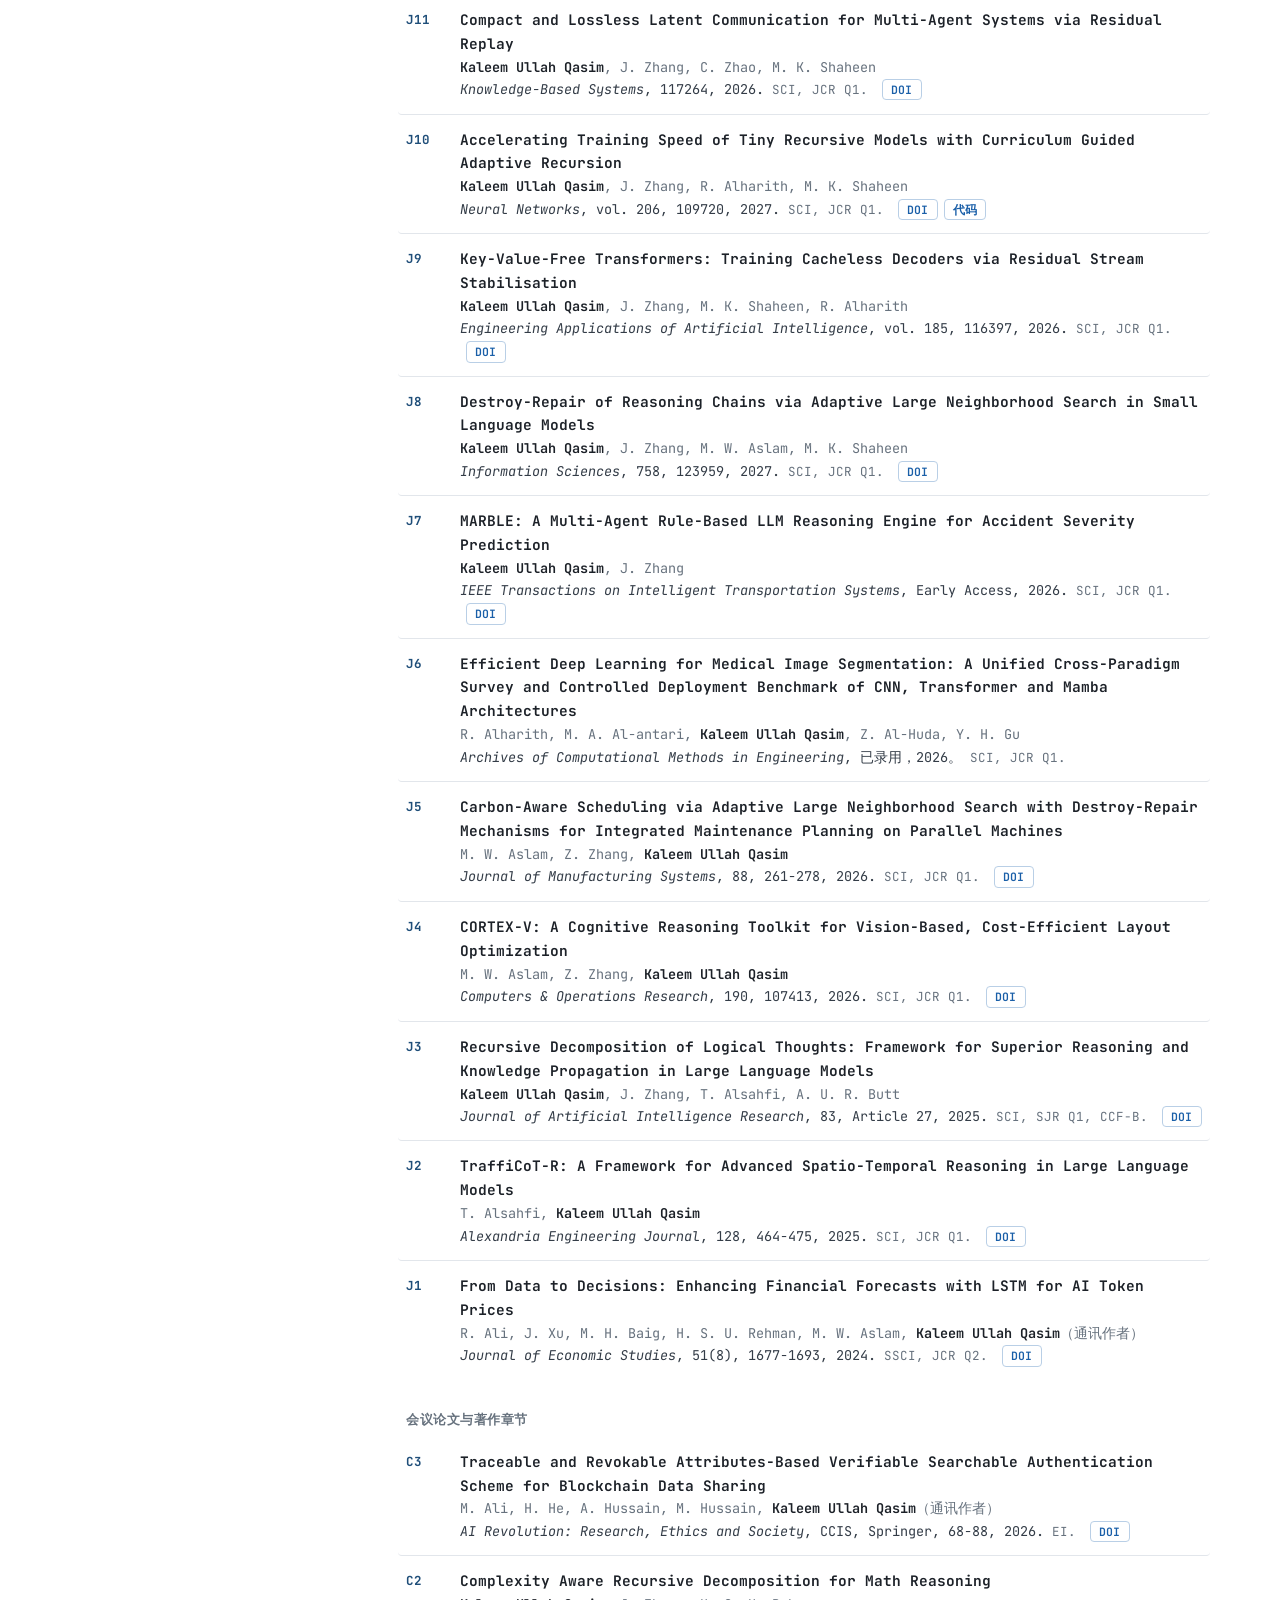
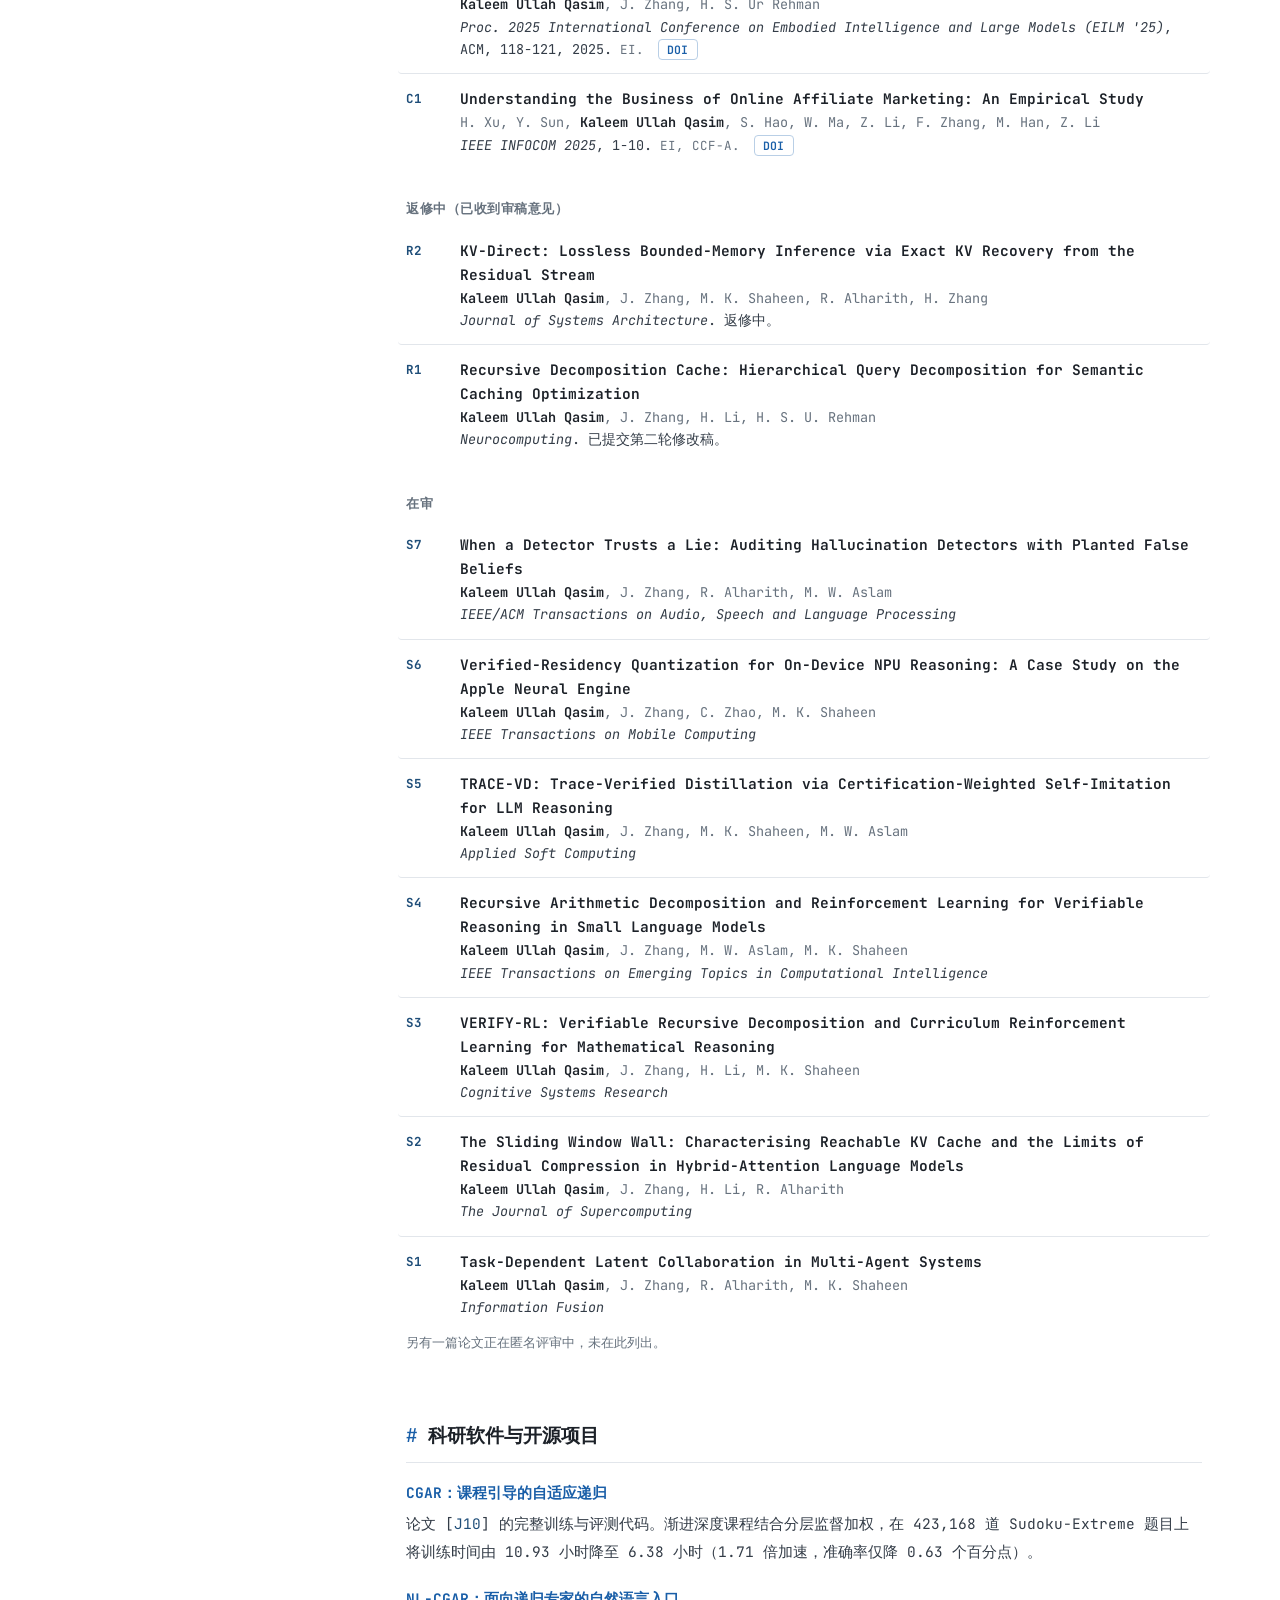
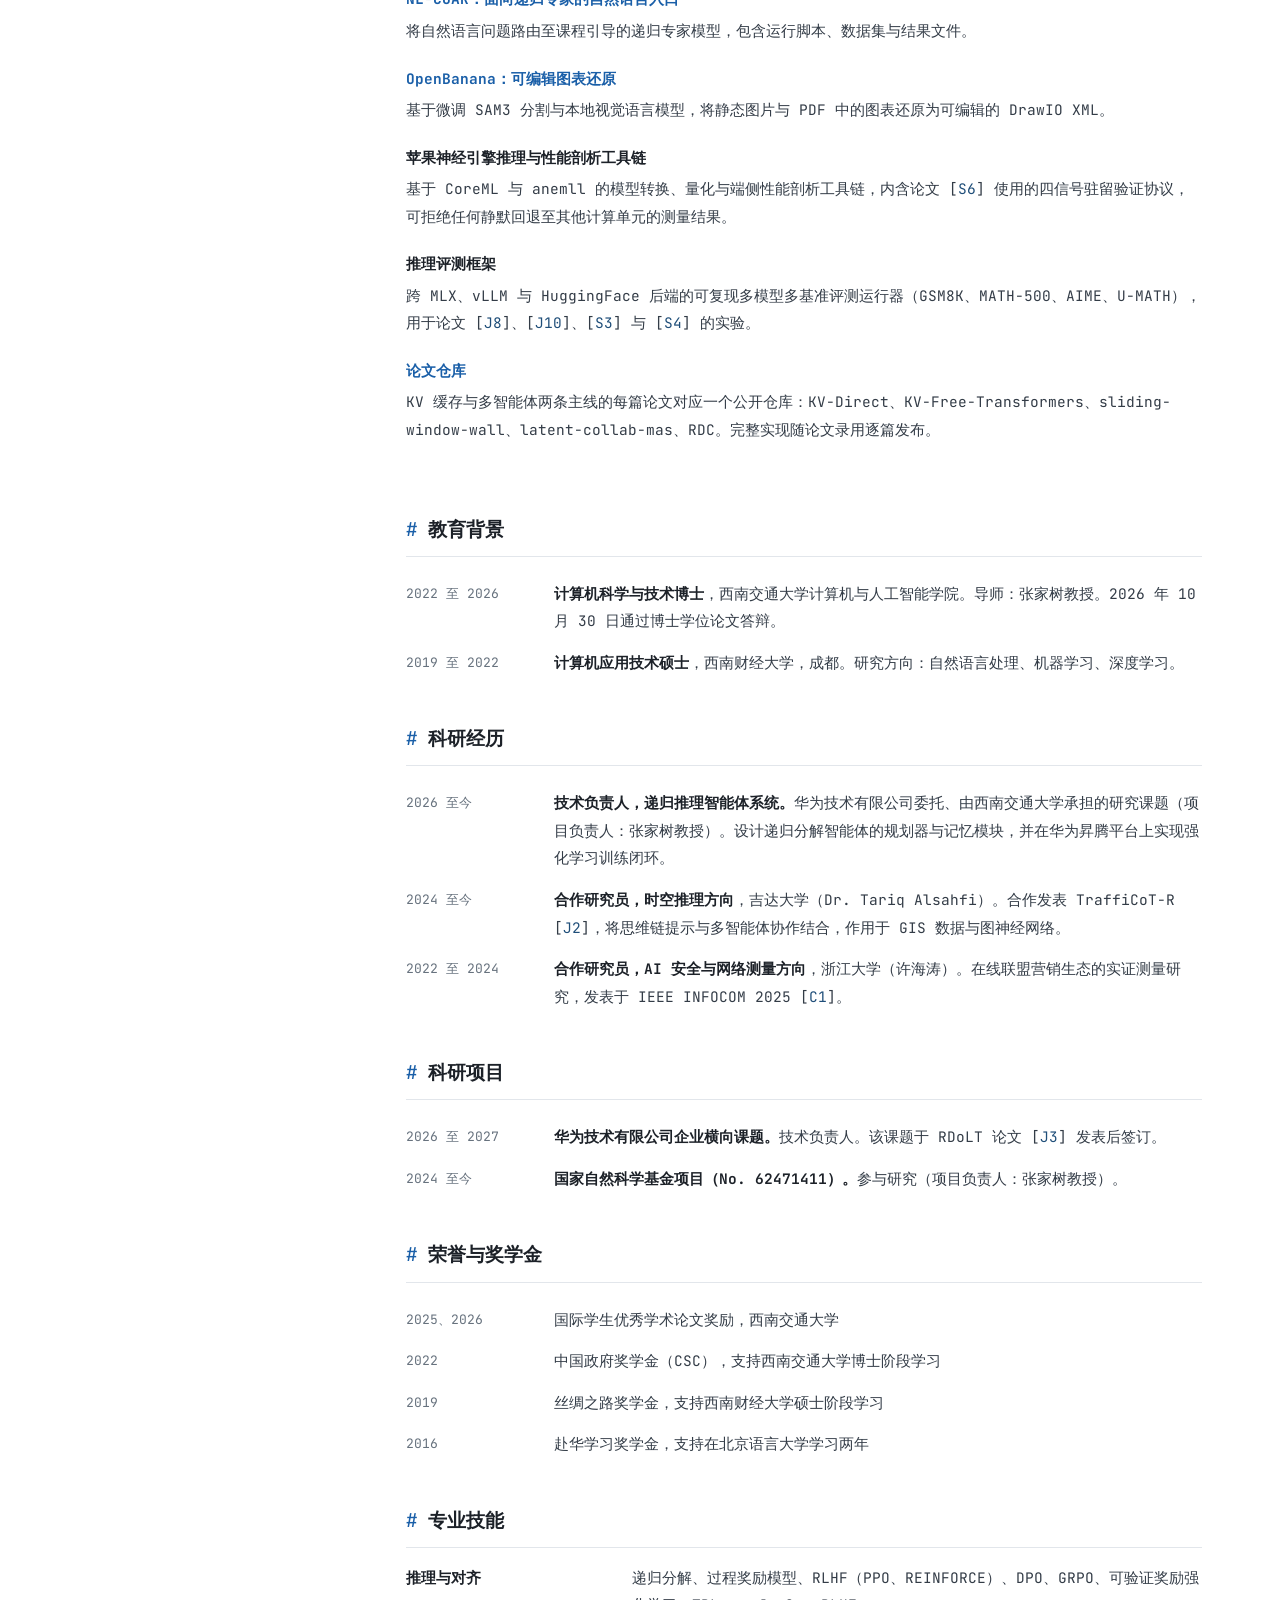
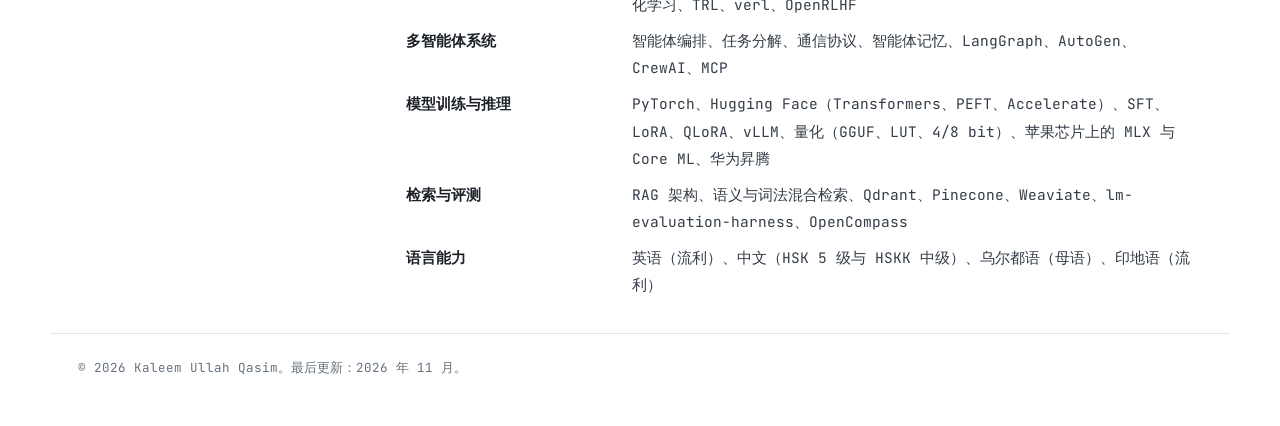
<file: zh/index.html>
<!doctype html>
<html lang="zh-CN">
<head>
<meta charset="utf-8">
<meta name="viewport" content="width=device-width, initial-scale=1">
<title>Kaleem Ullah Qasim | 大语言模型推理、多智能体协作与高效推理研究</title>
<meta name="description" content="Kaleem Ullah Qasim，西南交通大学计算机科学与技术博士，研究大语言模型推理、可验证奖励强化学习、多智能体协作、KV 缓存压缩与端侧 NPU 推理。论文、代码与履历。">
<meta name="author" content="Kaleem Ullah Qasim">
<meta name="robots" content="index, follow, max-image-preview:large">
<meta name="theme-color" content="#1f4e79">
<link rel="canonical" href="https://kaleemullahqasim.github.io/zh/">
<link rel="alternate" hreflang="en" href="https://kaleemullahqasim.github.io/">
<link rel="alternate" hreflang="zh-CN" href="https://kaleemullahqasim.github.io/zh/">
<link rel="alternate" hreflang="x-default" href="https://kaleemullahqasim.github.io/">
<meta property="og:type" content="profile">
<meta property="og:site_name" content="Kaleem Ullah Qasim">
<meta property="og:title" content="Kaleem Ullah Qasim | 大语言模型推理、多智能体协作与高效推理研究">
<meta property="og:description" content="Kaleem Ullah Qasim，西南交通大学计算机科学与技术博士，研究大语言模型推理、可验证奖励强化学习、多智能体协作、KV 缓存压缩与端侧 NPU 推理。论文、代码与履历。">
<meta property="og:url" content="https://kaleemullahqasim.github.io/zh/">
<meta property="og:image" content="https://kaleemullahqasim.github.io/photo.jpg">
<meta property="og:locale" content="zh_CN">
<meta property="og:locale:alternate" content="en_US">
<meta property="profile:first_name" content="Kaleem Ullah">
<meta property="profile:last_name" content="Qasim">
<meta name="twitter:card" content="summary">
<meta name="twitter:title" content="Kaleem Ullah Qasim | 大语言模型推理、多智能体协作与高效推理研究">
<meta name="twitter:description" content="Kaleem Ullah Qasim，西南交通大学计算机科学与技术博士，研究大语言模型推理、可验证奖励强化学习、多智能体协作、KV 缓存压缩与端侧 NPU 推理。论文、代码与履历。">
<meta name="twitter:image" content="https://kaleemullahqasim.github.io/photo.jpg">
<link rel="icon" href="../favicon.svg" type="image/svg+xml">
<link rel="preload" href="../fonts/jetbrains-mono-latin-wght-normal.woff2" as="font" type="font/woff2" crossorigin>
<link rel="stylesheet" href="../style.css">
<script type="application/ld+json">
{"@context": "https://schema.org", "@type": "ProfilePage", "inLanguage": "zh-CN", "url": "https://kaleemullahqasim.github.io/zh/", "mainEntity": {"@type": "Person", "name": "Kaleem Ullah Qasim", "alternateName": ["Kaleem Qasim", "K. U. Qasim"], "url": "https://kaleemullahqasim.github.io/", "image": "https://kaleemullahqasim.github.io/photo.jpg", "jobTitle": "AI Researcher, PhD in Computer Science and Technology", "description": "Researcher in LLM reasoning, multi-agent coordination, KV cache compression and on-device NPU inference.", "affiliation": {"@type": "CollegeOrUniversity", "name": "Southwest Jiaotong University", "alternateName": "西南交通大学", "url": "https://www.swjtu.edu.cn/"}, "alumniOf": [{"@type": "CollegeOrUniversity", "name": "Southwest Jiaotong University"}, {"@type": "CollegeOrUniversity", "name": "Southwestern University of Finance and Economics"}], "address": {"@type": "PostalAddress", "addressLocality": "Chengdu", "addressCountry": "CN"}, "email": "mailto:kaleem@my.swjtu.edu.cn", "knowsAbout": ["Large language models", "LLM reasoning", "Small language models", "Recursive decomposition", "Reinforcement learning with verifiable rewards", "Multi-agent systems", "KV cache compression", "Efficient inference", "On-device NPU inference", "Hallucination detection"], "knowsLanguage": ["en", "zh", "ur", "hi"], "sameAs": ["https://scholar.google.com/citations?user=MIH9DcUAAAAJ", "https://orcid.org/0000-0002-0102-3816", "https://github.com/Kaleemullahqasim", "https://linkedin.com/in/kaleemqasim"]}}
</script>
</head>
<body id="top">

<nav>
  <div class="inner">
    <a class="brand" href="#top">Kaleem Ullah Qasim</a>
    <a href="#about">简介</a>
    <a href="#news">动态</a>
    <a href="#research">研究</a>
    <a href="#publications">论文</a>
    <a href="#software">软件</a>
    <a href="#cv">履历</a>
    <a class="lang" href="../" hreflang="en" lang="en" title="Switch to English">EN</a>
  </div>
</nav>

<div class="page">

<aside>
  <img src="../photo.jpg" alt="Kaleem Ullah Qasim 的照片" width="176" height="176">
  <h1 class="name">Kaleem Ullah Qasim</h1>
  <p class="role">计算机科学与技术博士<br>西南交通大学<br>中国成都</p>
  <ul>
    <li><span>邮箱</span><a href="mailto:kaleem@my.swjtu.edu.cn">kaleem@my.swjtu.edu.cn</a></li>
    <li><span>谷歌学术</span><a href="https://scholar.google.com/citations?user=MIH9DcUAAAAJ">Google Scholar</a></li>
    <li><span>ORCID</span><a href="https://orcid.org/0000-0002-0102-3816">0000-0002-0102-3816</a></li>
    <li><span>GitHub</span><a href="https://github.com/Kaleemullahqasim">Kaleemullahqasim</a></li>
    <li><span>领英</span><a href="https://linkedin.com/in/kaleemqasim">kaleemqasim</a></li>
  </ul>
  <p class="open">正在寻求 2027 年起的博士后及教职岗位。</p>
</aside>

<main>

<section id="about">
  <h2 class="top">个人简介</h2>
  <p class="lead">我的研究目标是让语言模型的推理过程可以被检验，并让模型足够轻量，能够在真正需要的地方运行：小模型、有界显存、消费级硬件。</p>
  <p>研究方向包括：大语言模型与小语言模型的结构化可验证推理、可验证奖励强化学习、去中心化多智能体协作、大语言模型可靠性评测（幻觉检测与记忆忠实性），以及高效推理（KV 缓存压缩与端侧 NPU 部署）。</p>
  <p>我于 2026 年 10 月 30 日在西南交通大学通过博士学位论文答辩，导师为张家树教授。目前担任华为技术有限公司委托的递归推理智能体研究课题的技术负责人；博士期间组织并带领由 3 名硕士生和 2 名博士生组成的科研团队。</p>
  <p>共撰写论文 24 篇：14 篇已发表或已录用，10 篇在审或返修；其中第一作者 17 篇。</p>
</section>

<section id="news">
  <h2>近期动态</h2>
  <ul class="rows">
    <li><span class="when">2026 年 10 月</span><span>通过西南交通大学博士学位论文答辩。</span></li>
    <li><span class="when">2026 年</span><span>残差回放（Residual Replay）多智能体通信论文发表于 <i>Knowledge-Based Systems</i>。</span></li>
    <li><span class="when">2026 年 8 月</span><span>MARBLE 在 <i>IEEE Transactions on Intelligent Transportation Systems</i> 在线发表（Early Access）。</span></li>
    <li><span class="when">2026 年 8 月</span><span>推理链破坏与修复（Destroy-Repair）论文在 <i>Information Sciences</i> 在线发表。</span></li>
    <li><span class="when">2026 年 1 月</span><span>开始担任华为委托的递归推理智能体研究课题技术负责人。</span></li>
    <li><span class="when">2025 年 12 月</span><span>在 EILM '25（中国成都）报告论文 Complexity Aware Recursive Decomposition。</span></li>
  </ul>
</section>

<section id="research">
  <h2>主要研究方向</h2>
  <div class="block">
    <h3>结构化与可验证推理</h3>
    <p>RDoLT [<a class="ref" href="#J3">J3</a>] 以可验证的子问题树取代单一长思维链，并在分支间传播已确认知识，在 GSM8K、MATH 与 MMLU-STEM 上超越思维链与思维树提示。此后该方向沿三条路径推进：结合 GRPO 的过程级可验证奖励训练 [<a class="ref" href="#S4">S4</a>, <a class="ref" href="#S5">S5</a>]、课程调度的递归深度 [<a class="ref" href="#J10">J10</a>, <a class="ref" href="#C2">C2</a>]，以及无需额外训练即可提升小模型的推理链破坏与修复搜索 [<a class="ref" href="#J8">J8</a>]。</p>
  </div>
  <div class="block">
    <h3>高效推理与 KV 缓存</h3>
    <p>围绕「KV 缓存在很大程度上是冗余的」这一论点展开。从残差流中精确恢复键值可实现有界显存下的无损解码 [<a class="ref" href="#R2">R2</a>]；对残差流施加稳定化训练可使解码器自始即无需缓存 [<a class="ref" href="#J9">J9</a>]；刻画可达缓存状态则界定了任何残差压缩方案在混合注意力模型中的能力上界 [<a class="ref" href="#S2">S2</a>]。</p>
  </div>
  <div class="block">
    <h3>消费级 NPU 端侧推理</h3>
    <p>已有端侧推理数据常因模型静默回退至 CPU 或 GPU 而失效。我构建了四信号驻留验证协议对每次测量加以门控，应用于 Llama-3.2-1B 的 LUT4/6/8 与 FP16 版本，在苹果神经引擎上揭示了解码路径中与精度无关的权重访存下界，该下界限制了可达加速比 [<a class="ref" href="#S6">S6</a>]。</p>
  </div>
  <div class="block">
    <h3>去中心化多智能体协作</h3>
    <p>同构冻结智能体依靠局部规则而非中心调度器实现自组织，协作规则取自生物学，并如实报告类比失效之处。任务相关的隐空间协作决定智能体何时需要共享状态 [<a class="ref" href="#S1">S1</a>]；残差回放使智能体间通信紧凑且无损 [<a class="ref" href="#J11">J11</a>]。</p>
  </div>
</section>

<section id="publications">
  <h2>学术论文</h2>
  <p class="note">另见<a href="https://scholar.google.com/citations?user=MIH9DcUAAAAJ">谷歌学术</a>。本人姓名以粗体标示，论文题目保留英文原文。</p>

  <h4>期刊论文</h4>
  <ol class="pubs">
    <li id="J11"><span class="tag">J11</span><div>
      <span class="title">Compact and Lossless Latent Communication for Multi-Agent Systems via Residual Replay</span>
      <span class="authors"><b>Kaleem Ullah Qasim</b>, J. Zhang, C. Zhao, M. K. Shaheen</span>
      <span class="venue"><i>Knowledge-Based Systems</i>, 117264, 2026. <span class="rank">SCI, JCR Q1.</span> <a class="btn" href="https://doi.org/10.1016/j.knosys.2026.117264">DOI</a></span>
    </div></li>
    <li id="J10"><span class="tag">J10</span><div>
      <span class="title">Accelerating Training Speed of Tiny Recursive Models with Curriculum Guided Adaptive Recursion</span>
      <span class="authors"><b>Kaleem Ullah Qasim</b>, J. Zhang, R. Alharith, M. K. Shaheen</span>
      <span class="venue"><i>Neural Networks</i>, vol. 206, 109720, 2027. <span class="rank">SCI, JCR Q1.</span> <a class="btn" href="https://doi.org/10.1016/j.neunet.2026.109720">DOI</a><a class="btn" href="https://github.com/Kaleemullahqasim/CGAR">代码</a></span>
    </div></li>
    <li id="J9"><span class="tag">J9</span><div>
      <span class="title">Key-Value-Free Transformers: Training Cacheless Decoders via Residual Stream Stabilisation</span>
      <span class="authors"><b>Kaleem Ullah Qasim</b>, J. Zhang, M. K. Shaheen, R. Alharith</span>
      <span class="venue"><i>Engineering Applications of Artificial Intelligence</i>, vol. 185, 116397, 2026. <span class="rank">SCI, JCR Q1.</span> <a class="btn" href="https://doi.org/10.1016/j.engappai.2026.116397">DOI</a></span>
    </div></li>
    <li id="J8"><span class="tag">J8</span><div>
      <span class="title">Destroy-Repair of Reasoning Chains via Adaptive Large Neighborhood Search in Small Language Models</span>
      <span class="authors"><b>Kaleem Ullah Qasim</b>, J. Zhang, M. W. Aslam, M. K. Shaheen</span>
      <span class="venue"><i>Information Sciences</i>, 758, 123959, 2027. <span class="rank">SCI, JCR Q1.</span> <a class="btn" href="https://doi.org/10.1016/j.ins.2026.123959">DOI</a></span>
    </div></li>
    <li id="J7"><span class="tag">J7</span><div>
      <span class="title">MARBLE: A Multi-Agent Rule-Based LLM Reasoning Engine for Accident Severity Prediction</span>
      <span class="authors"><b>Kaleem Ullah Qasim</b>, J. Zhang</span>
      <span class="venue"><i>IEEE Transactions on Intelligent Transportation Systems</i>, Early Access, 2026. <span class="rank">SCI, JCR Q1.</span> <a class="btn" href="https://doi.org/10.1109/TITS.2026.3715630">DOI</a></span>
    </div></li>
    <li id="J6"><span class="tag">J6</span><div>
      <span class="title">Efficient Deep Learning for Medical Image Segmentation: A Unified Cross-Paradigm Survey and Controlled Deployment Benchmark of CNN, Transformer and Mamba Architectures</span>
      <span class="authors">R. Alharith, M. A. Al-antari, <b>Kaleem Ullah Qasim</b>, Z. Al-Huda, Y. H. Gu</span>
      <span class="venue"><i>Archives of Computational Methods in Engineering</i>, 已录用，2026。 <span class="rank">SCI, JCR Q1.</span></span>
    </div></li>
    <li id="J5"><span class="tag">J5</span><div>
      <span class="title">Carbon-Aware Scheduling via Adaptive Large Neighborhood Search with Destroy-Repair Mechanisms for Integrated Maintenance Planning on Parallel Machines</span>
      <span class="authors">M. W. Aslam, Z. Zhang, <b>Kaleem Ullah Qasim</b></span>
      <span class="venue"><i>Journal of Manufacturing Systems</i>, 88, 261-278, 2026. <span class="rank">SCI, JCR Q1.</span> <a class="btn" href="https://doi.org/10.1016/j.jmsy.2026.06.006">DOI</a></span>
    </div></li>
    <li id="J4"><span class="tag">J4</span><div>
      <span class="title">CORTEX-V: A Cognitive Reasoning Toolkit for Vision-Based, Cost-Efficient Layout Optimization</span>
      <span class="authors">M. W. Aslam, Z. Zhang, <b>Kaleem Ullah Qasim</b></span>
      <span class="venue"><i>Computers &amp; Operations Research</i>, 190, 107413, 2026. <span class="rank">SCI, JCR Q1.</span> <a class="btn" href="https://doi.org/10.1016/j.cor.2026.107413">DOI</a></span>
    </div></li>
    <li id="J3"><span class="tag">J3</span><div>
      <span class="title">Recursive Decomposition of Logical Thoughts: Framework for Superior Reasoning and Knowledge Propagation in Large Language Models</span>
      <span class="authors"><b>Kaleem Ullah Qasim</b>, J. Zhang, T. Alsahfi, A. U. R. Butt</span>
      <span class="venue"><i>Journal of Artificial Intelligence Research</i>, 83, Article 27, 2025. <span class="rank">SCI, SJR Q1, CCF-B.</span> <a class="btn" href="https://doi.org/10.1613/jair.1.18562">DOI</a></span>
    </div></li>
    <li id="J2"><span class="tag">J2</span><div>
      <span class="title">TraffiCoT-R: A Framework for Advanced Spatio-Temporal Reasoning in Large Language Models</span>
      <span class="authors">T. Alsahfi, <b>Kaleem Ullah Qasim</b></span>
      <span class="venue"><i>Alexandria Engineering Journal</i>, 128, 464-475, 2025. <span class="rank">SCI, JCR Q1.</span> <a class="btn" href="https://doi.org/10.1016/j.aej.2025.05.027">DOI</a></span>
    </div></li>
    <li id="J1"><span class="tag">J1</span><div>
      <span class="title">From Data to Decisions: Enhancing Financial Forecasts with LSTM for AI Token Prices</span>
      <span class="authors">R. Ali, J. Xu, M. H. Baig, H. S. U. Rehman, M. W. Aslam, <b>Kaleem Ullah Qasim</b>（通讯作者）</span>
      <span class="venue"><i>Journal of Economic Studies</i>, 51(8), 1677-1693, 2024. <span class="rank">SSCI, JCR Q2.</span> <a class="btn" href="https://doi.org/10.1108/JES-01-2024-0022">DOI</a></span>
    </div></li>
  </ol>

  <h4>会议论文与著作章节</h4>
  <ol class="pubs">
    <li id="C3"><span class="tag">C3</span><div>
      <span class="title">Traceable and Revokable Attributes-Based Verifiable Searchable Authentication Scheme for Blockchain Data Sharing</span>
      <span class="authors">M. Ali, H. He, A. Hussain, M. Hussain, <b>Kaleem Ullah Qasim</b>（通讯作者）</span>
      <span class="venue"><i>AI Revolution: Research, Ethics and Society</i>, CCIS, Springer, 68-88, 2026. <span class="rank">EI.</span> <a class="btn" href="https://doi.org/10.1007/978-3-032-12930-7_6">DOI</a></span>
    </div></li>
    <li id="C2"><span class="tag">C2</span><div>
      <span class="title">Complexity Aware Recursive Decomposition for Math Reasoning</span>
      <span class="authors"><b>Kaleem Ullah Qasim</b>, J. Zhang, H. S. Ur Rehman</span>
      <span class="venue"><i>Proc. 2025 International Conference on Embodied Intelligence and Large Models (EILM '25)</i>, ACM, 118-121, 2025. <span class="rank">EI.</span> <a class="btn" href="https://doi.org/10.1145/3788731.3788750">DOI</a></span>
    </div></li>
    <li id="C1"><span class="tag">C1</span><div>
      <span class="title">Understanding the Business of Online Affiliate Marketing: An Empirical Study</span>
      <span class="authors">H. Xu, Y. Sun, <b>Kaleem Ullah Qasim</b>, S. Hao, W. Ma, Z. Li, F. Zhang, M. Han, Z. Li</span>
      <span class="venue"><i>IEEE INFOCOM 2025</i>, 1-10. <span class="rank">EI, CCF-A.</span> <a class="btn" href="https://doi.org/10.1109/INFOCOM55648.2025.11044696">DOI</a></span>
    </div></li>
  </ol>

  <h4>返修中（已收到审稿意见）</h4>
  <ol class="pubs">
    <li id="R2"><span class="tag">R2</span><div>
      <span class="title">KV-Direct: Lossless Bounded-Memory Inference via Exact KV Recovery from the Residual Stream</span>
      <span class="authors"><b>Kaleem Ullah Qasim</b>, J. Zhang, M. K. Shaheen, R. Alharith, H. Zhang</span>
      <span class="venue"><i>Journal of Systems Architecture</i>. 返修中。</span>
    </div></li>
    <li id="R1"><span class="tag">R1</span><div>
      <span class="title">Recursive Decomposition Cache: Hierarchical Query Decomposition for Semantic Caching Optimization</span>
      <span class="authors"><b>Kaleem Ullah Qasim</b>, J. Zhang, H. Li, H. S. U. Rehman</span>
      <span class="venue"><i>Neurocomputing</i>. 已提交第二轮修改稿。</span>
    </div></li>
  </ol>

  <h4>在审</h4>
  <ol class="pubs">
    <li id="S7"><span class="tag">S7</span><div>
      <span class="title">When a Detector Trusts a Lie: Auditing Hallucination Detectors with Planted False Beliefs</span>
      <span class="authors"><b>Kaleem Ullah Qasim</b>, J. Zhang, R. Alharith, M. W. Aslam</span>
      <span class="venue"><i>IEEE/ACM Transactions on Audio, Speech and Language Processing</i></span>
    </div></li>
    <li id="S6"><span class="tag">S6</span><div>
      <span class="title">Verified-Residency Quantization for On-Device NPU Reasoning: A Case Study on the Apple Neural Engine</span>
      <span class="authors"><b>Kaleem Ullah Qasim</b>, J. Zhang, C. Zhao, M. K. Shaheen</span>
      <span class="venue"><i>IEEE Transactions on Mobile Computing</i></span>
    </div></li>
    <li id="S5"><span class="tag">S5</span><div>
      <span class="title">TRACE-VD: Trace-Verified Distillation via Certification-Weighted Self-Imitation for LLM Reasoning</span>
      <span class="authors"><b>Kaleem Ullah Qasim</b>, J. Zhang, M. K. Shaheen, M. W. Aslam</span>
      <span class="venue"><i>Applied Soft Computing</i></span>
    </div></li>
    <li id="S4"><span class="tag">S4</span><div>
      <span class="title">Recursive Arithmetic Decomposition and Reinforcement Learning for Verifiable Reasoning in Small Language Models</span>
      <span class="authors"><b>Kaleem Ullah Qasim</b>, J. Zhang, M. W. Aslam, M. K. Shaheen</span>
      <span class="venue"><i>IEEE Transactions on Emerging Topics in Computational Intelligence</i></span>
    </div></li>
    <li id="S3"><span class="tag">S3</span><div>
      <span class="title">VERIFY-RL: Verifiable Recursive Decomposition and Curriculum Reinforcement Learning for Mathematical Reasoning</span>
      <span class="authors"><b>Kaleem Ullah Qasim</b>, J. Zhang, H. Li, M. K. Shaheen</span>
      <span class="venue"><i>Cognitive Systems Research</i></span>
    </div></li>
    <li id="S2"><span class="tag">S2</span><div>
      <span class="title">The Sliding Window Wall: Characterising Reachable KV Cache and the Limits of Residual Compression in Hybrid-Attention Language Models</span>
      <span class="authors"><b>Kaleem Ullah Qasim</b>, J. Zhang, H. Li, R. Alharith</span>
      <span class="venue"><i>The Journal of Supercomputing</i></span>
    </div></li>
    <li id="S1"><span class="tag">S1</span><div>
      <span class="title">Task-Dependent Latent Collaboration in Multi-Agent Systems</span>
      <span class="authors"><b>Kaleem Ullah Qasim</b>, J. Zhang, R. Alharith, M. K. Shaheen</span>
      <span class="venue"><i>Information Fusion</i></span>
    </div></li>
  </ol>
  <p class="note">另有一篇论文正在匿名评审中，未在此列出。</p>
</section>

<section id="software">
  <h2>科研软件与开源项目</h2>
  <div class="block">
    <h3><a href="https://github.com/Kaleemullahqasim/CGAR">CGAR：课程引导的自适应递归</a></h3>
    <p>论文 [<a class="ref" href="#J10">J10</a>] 的完整训练与评测代码。渐进深度课程结合分层监督加权，在 423,168 道 Sudoku-Extreme 题目上将训练时间由 10.93 小时降至 6.38 小时（1.71 倍加速，准确率仅降 0.63 个百分点）。</p>
  </div>
  <div class="block">
    <h3><a href="https://github.com/Kaleemullahqasim/NL-CGAR">NL-CGAR：面向递归专家的自然语言入口</a></h3>
    <p>将自然语言问题路由至课程引导的递归专家模型，包含运行脚本、数据集与结果文件。</p>
  </div>
  <div class="block">
    <h3><a href="https://github.com/Kaleemullahqasim/openbanana">OpenBanana：可编辑图表还原</a></h3>
    <p>基于微调 SAM3 分割与本地视觉语言模型，将静态图片与 PDF 中的图表还原为可编辑的 DrawIO XML。</p>
  </div>
  <div class="block">
    <h3>苹果神经引擎推理与性能剖析工具链</h3>
    <p>基于 CoreML 与 anemll 的模型转换、量化与端侧性能剖析工具链，内含论文 [<a class="ref" href="#S6">S6</a>] 使用的四信号驻留验证协议，可拒绝任何静默回退至其他计算单元的测量结果。</p>
  </div>
  <div class="block">
    <h3>推理评测框架</h3>
    <p>跨 MLX、vLLM 与 HuggingFace 后端的可复现多模型多基准评测运行器（GSM8K、MATH-500、AIME、U-MATH），用于论文 [<a class="ref" href="#J8">J8</a>]、[<a class="ref" href="#J10">J10</a>]、[<a class="ref" href="#S3">S3</a>] 与 [<a class="ref" href="#S4">S4</a>] 的实验。</p>
  </div>
  <div class="block">
    <h3><a href="https://github.com/Kaleemullahqasim">论文仓库</a></h3>
    <p>KV 缓存与多智能体两条主线的每篇论文对应一个公开仓库：KV-Direct、KV-Free-Transformers、sliding-window-wall、latent-collab-mas、RDC。完整实现随论文录用逐篇发布。</p>
  </div>
</section>

<section id="cv">
  <h2>教育背景</h2>
  <ul class="rows">
    <li><span class="when">2022 至 2026</span><span><b>计算机科学与技术博士</b>，西南交通大学计算机与人工智能学院。导师：张家树教授。2026 年 10 月 30 日通过博士学位论文答辩。</span></li>
    <li><span class="when">2019 至 2022</span><span><b>计算机应用技术硕士</b>，西南财经大学，成都。研究方向：自然语言处理、机器学习、深度学习。</span></li>
  </ul>

  <h2>科研经历</h2>
  <ul class="rows">
    <li><span class="when">2026 至今</span><span><b>技术负责人，递归推理智能体系统。</b>华为技术有限公司委托、由西南交通大学承担的研究课题（项目负责人：张家树教授）。设计递归分解智能体的规划器与记忆模块，并在华为昇腾平台上实现强化学习训练闭环。</span></li>
    <li><span class="when">2024 至今</span><span><b>合作研究员，时空推理方向</b>，吉达大学（Dr. Tariq Alsahfi）。合作发表 TraffiCoT-R [<a class="ref" href="#J2">J2</a>]，将思维链提示与多智能体协作结合，作用于 GIS 数据与图神经网络。</span></li>
    <li><span class="when">2022 至 2024</span><span><b>合作研究员，AI 安全与网络测量方向</b>，浙江大学（许海涛）。在线联盟营销生态的实证测量研究，发表于 IEEE INFOCOM 2025 [<a class="ref" href="#C1">C1</a>]。</span></li>
  </ul>

  <h2>科研项目</h2>
  <ul class="rows">
    <li><span class="when">2026 至 2027</span><span><b>华为技术有限公司企业横向课题。</b>技术负责人。该课题于 RDoLT 论文 [<a class="ref" href="#J3">J3</a>] 发表后签订。</span></li>
    <li><span class="when">2024 至今</span><span><b>国家自然科学基金项目（No. 62471411）。</b>参与研究（项目负责人：张家树教授）。</span></li>
  </ul>

  <h2>荣誉与奖学金</h2>
  <ul class="rows">
    <li><span class="when">2025、2026</span><span>国际学生优秀学术论文奖励，西南交通大学</span></li>
    <li><span class="when">2022</span><span>中国政府奖学金（CSC），支持西南交通大学博士阶段学习</span></li>
    <li><span class="when">2019</span><span>丝绸之路奖学金，支持西南财经大学硕士阶段学习</span></li>
    <li><span class="when">2016</span><span>赴华学习奖学金，支持在北京语言大学学习两年</span></li>
  </ul>

  <h2>专业技能</h2>
  <dl class="skills">
    <dt>推理与对齐</dt><dd>递归分解、过程奖励模型、RLHF（PPO、REINFORCE）、DPO、GRPO、可验证奖励强化学习、TRL、verl、OpenRLHF</dd>
    <dt>多智能体系统</dt><dd>智能体编排、任务分解、通信协议、智能体记忆、LangGraph、AutoGen、CrewAI、MCP</dd>
    <dt>模型训练与推理</dt><dd>PyTorch、Hugging Face（Transformers、PEFT、Accelerate）、SFT、LoRA、QLoRA、vLLM、量化（GGUF、LUT、4/8 bit）、苹果芯片上的 MLX 与 Core ML、华为昇腾</dd>
    <dt>检索与评测</dt><dd>RAG 架构、语义与词法混合检索、Qdrant、Pinecone、Weaviate、lm-evaluation-harness、OpenCompass</dd>
    <dt>语言能力</dt><dd>英语（流利）、中文（HSK 5 级与 HSKK 中级）、乌尔都语（母语）、印地语（流利）</dd>
  </dl>
</section>

</main>
</div>

<footer>&copy; 2026 Kaleem Ullah Qasim。最后更新：2026 年 11 月。</footer>

</body>
</html>
</file>
<file: style.css>
@font-face {
  font-family: "JetBrains Mono";
  src: url("fonts/jetbrains-mono-latin-wght-normal.woff2") format("woff2");
  font-weight: 100 800; font-style: normal; font-display: swap;
}
@font-face {
  font-family: "JetBrains Mono";
  src: url("fonts/jetbrains-mono-latin-wght-italic.woff2") format("woff2");
  font-weight: 100 800; font-style: italic; font-display: swap;
}
:root {
  color-scheme: light;
  --bg: #ffffff;
  --text: #1c2128;
  --body: #333c47;
  --muted: #67727e;
  --accent: #1f4e79;
  --link: #1a5fa8;
  --line: #e2e6eb;
  --soft: #f4f7fa;
  --mark: #eaf2fb;
  --mono: "JetBrains Mono", ui-monospace, "SF Mono", Menlo, Consolas, "PingFang SC", "Microsoft YaHei", monospace;
}
* { box-sizing: border-box; }
html { scroll-behavior: smooth; scroll-padding-top: 76px; }
body {
  margin: 0; background: var(--bg); color: var(--body);
  font: 400 14.5px/1.75 var(--mono);
  letter-spacing: -0.01em;
  font-feature-settings: "calt" 0;
  -webkit-text-size-adjust: 100%;
  -webkit-font-smoothing: antialiased;
}
a { color: var(--link); text-decoration: none; }
a:hover { text-decoration: underline; text-underline-offset: 3px; }
b, strong { font-weight: 650; color: var(--text); }
::selection { background: var(--mark); }

/* top bar */
nav { position: sticky; top: 0; z-index: 5; background: rgba(255,255,255,0.94); backdrop-filter: blur(8px); border-bottom: 1px solid var(--line); }
nav .inner { max-width: 1180px; margin: 0 auto; padding: 0 28px; height: 54px; display: flex; align-items: center; gap: 26px; overflow-x: auto; white-space: nowrap; }
nav .brand { font-weight: 700; color: var(--text); margin-right: auto; letter-spacing: -0.02em; }
nav a { color: var(--muted); font-size: 13.5px; }
nav a:hover { color: var(--accent); text-decoration: none; }
nav a.lang { color: var(--link); font-weight: 600; font-size: 12.5px; padding: 3px 11px; border: 1px solid #b9cfe6; border-radius: 5px; }
nav a.lang:hover { background: var(--link); border-color: var(--link); color: #fff; }

/* two columns: sidebar + content */
.page { max-width: 1180px; margin: 0 auto; padding: 44px 28px 24px; display: grid; grid-template-columns: 268px minmax(0, 1fr); gap: 60px; }
aside { position: sticky; top: 98px; align-self: start; }
aside img { width: 176px; height: 176px; border-radius: 50%; object-fit: cover; object-position: 50% 22%; border: 1px solid var(--line); display: block; }
aside .name { font-size: 20px; font-weight: 750; color: var(--text); margin: 20px 0 6px; line-height: 1.3; letter-spacing: -0.03em; }
aside .role { color: var(--muted); font-size: 13px; margin: 0 0 18px; line-height: 1.65; }
aside ul { list-style: none; padding: 14px 0 0; margin: 0; font-size: 13px; border-top: 1px solid var(--line); }
aside li { padding: 3px 0; display: flex; }
aside li span { color: var(--muted); flex: none; width: 76px; }
aside .open { margin: 18px 0 0; padding: 11px 13px; background: var(--soft); border: 1px solid var(--line); border-radius: 6px; font-size: 13px; line-height: 1.6; color: var(--text); }

main { max-width: 820px; }
main section { padding-bottom: 10px; }
h1, h2, h3, h4 { color: var(--text); letter-spacing: -0.03em; }
h2 { font-size: 19px; font-weight: 700; margin: 38px 0 16px; padding-bottom: 8px; border-bottom: 1px solid var(--line); }
h2::before { content: "# "; color: var(--link); font-weight: 500; }
h2.top { font-size: 26px; font-weight: 750; margin: 0 0 16px; padding: 0; border: 0; line-height: 1.25; }
h3 { font-size: 14.5px; font-weight: 700; margin: 0 0 4px; }
h4 { font-size: 12px; font-weight: 600; text-transform: uppercase; letter-spacing: 0.08em; color: var(--muted); margin: 28px 0 4px; }
p { margin: 0 0 14px; }
.lead { color: var(--text); font-size: 15.5px; }
.note { color: var(--muted); font-size: 13px; }

/* dated rows: news, education, honours */
ul.rows { list-style: none; padding: 0; margin: 0; }
ul.rows li { display: grid; grid-template-columns: 132px 1fr; gap: 16px; padding: 7px 0; }
ul.rows .when { color: var(--muted); font-size: 13px; padding-top: 2px; }

.block { margin-bottom: 20px; }
.block p { margin: 0; }
a.ref { color: var(--accent); }

/* publications */
ol.pubs { list-style: none; padding: 0; margin: 0; }
ol.pubs li { display: grid; grid-template-columns: 44px 1fr; gap: 10px; padding: 13px 8px; margin: 0 -8px; border-bottom: 1px solid var(--line); line-height: 1.65; border-radius: 4px; }
ol.pubs li:last-child { border-bottom: 0; }
ol.pubs li:target { background: var(--mark); }
.tag { font-size: 12.5px; font-weight: 700; color: var(--accent); padding-top: 2px; }
.title { font-weight: 650; color: var(--text); display: block; }
.authors { color: var(--muted); display: block; font-size: 13.5px; }
.authors b { color: var(--text); font-weight: 650; }
.venue { display: block; font-size: 13.5px; }
.rank { color: var(--muted); font-size: 12.5px; }
.btn { display: inline-block; font-size: 11.5px; font-weight: 600; padding: 0 8px; margin-left: 6px; border: 1px solid #b9cfe6; border-radius: 4px; line-height: 1.7; letter-spacing: 0.02em; }
.btn:hover { background: var(--link); border-color: var(--link); color: #fff; text-decoration: none; }

dl.skills { margin: 0; display: grid; grid-template-columns: 210px 1fr; gap: 8px 16px; }
dl.skills dt { font-weight: 650; color: var(--text); }
dl.skills dd { margin: 0; }

footer { max-width: 1180px; margin: 0 auto; padding: 22px 28px 46px; color: var(--muted); font-size: 12.5px; border-top: 1px solid var(--line); }

@media (max-width: 860px) {
  body { font-size: 14px; }
  .page { grid-template-columns: 1fr; gap: 28px; padding: 28px 20px 20px; }
  nav .inner, footer { padding-left: 20px; padding-right: 20px; }
  aside { position: static; text-align: center; }
  aside img { width: 136px; height: 136px; margin: 0 auto; }
  aside ul { display: flex; flex-wrap: wrap; justify-content: center; gap: 2px 18px; }
  aside li span { display: none; }
  nav .brand { display: none; }
  nav a.lang { order: -1; }
  ul.rows li { grid-template-columns: 1fr; gap: 0; }
  dl.skills { grid-template-columns: 1fr; gap: 0; }
  dl.skills dd { margin-bottom: 12px; }
  ol.pubs li { grid-template-columns: 34px 1fr; gap: 6px; }
}

@media print {
  nav, .open { display: none; }
  body { font-size: 10.5pt; }
  .page { display: block; padding: 0; }
  aside { position: static; margin-bottom: 18pt; }
  aside img { width: 90px; height: 90px; }
  main { max-width: none; }
  ol.pubs li, .block, ul.rows li { break-inside: avoid; }
  a { color: inherit; }
}

/* Chinese pages */
:lang(zh-CN) body, html:lang(zh-CN) body { letter-spacing: 0; line-height: 1.9; }
html:lang(zh-CN) h1, html:lang(zh-CN) h2, html:lang(zh-CN) h3 { letter-spacing: 0; }
html:lang(zh-CN) h4 { letter-spacing: 0.04em; font-size: 13px; }
html:lang(zh-CN) aside li span { width: 80px; }
</file>
